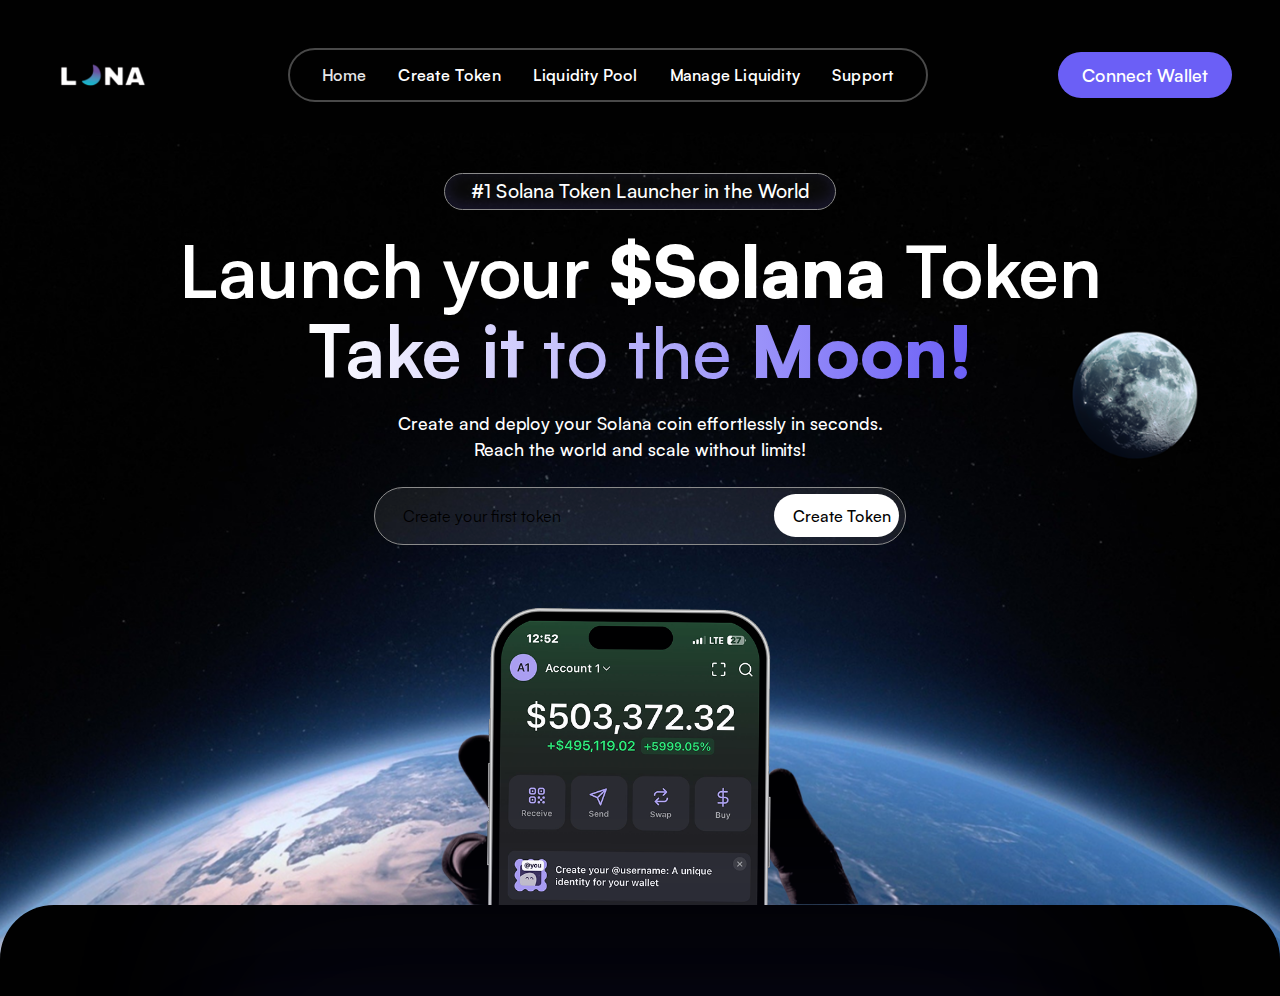
<file: fddf/index.html>
<html xmlns="http://www.w3.org/1999/xhtml" lang="en">

<head>
	<meta http-equiv="Content-Type" content="text/html; charset=utf-8" />
	<meta name="description" content="HTTrack is an easy-to-use website mirror utility. It allows you to download a World Wide website from the Internet to a local directory,building recursively all structures, getting html, images, and other files from the server to your computer. Links are rebuiltrelatively so that you can freely browse to the local site (works with any browser). You can mirror several sites together so that you can jump from one toanother. You can, also, update an existing mirror site, or resume an interrupted download. The robot is fully configurable, with an integrated help" />
	<meta name="keywords" content="httrack, HTTRACK, HTTrack, winhttrack, WINHTTRACK, WinHTTrack, offline browser, web mirror utility, aspirateur web, surf offline, web capture, www mirror utility, browse offline, local  site builder, website mirroring, aspirateur www, internet grabber, capture de site web, internet tool, hors connexion, unix, dos, windows 95, windows 98, solaris, ibm580, AIX 4.0, HTS, HTGet, web aspirator, web aspirateur, libre, GPL, GNU, free software" />
	<title>Local index - HTTrack Website Copier</title>
  <!-- Mirror and index made by HTTrack Website Copier/3.49-2 [XR&CO'2014] -->
	<style type="text/css">
	<!--

body {
	margin: 0;  padding: 0;  margin-bottom: 15px;  margin-top: 8px;
	background: #77b;
}
body, td {
	font: 14px "Trebuchet MS", Verdana, Arial, Helvetica, sans-serif;
	}

#subTitle {
	background: #000;  color: #fff;  padding: 4px;  font-weight: bold; 
	}

#siteNavigation a, #siteNavigation .current {
	font-weight: bold;  color: #448;
	}
#siteNavigation a:link    { text-decoration: none; }
#siteNavigation a:visited { text-decoration: none; }

#siteNavigation .current { background-color: #ccd; }

#siteNavigation a:hover   { text-decoration: none;  background-color: #fff;  color: #000; }
#siteNavigation a:active  { text-decoration: none;  background-color: #ccc; }


a:link    { text-decoration: underline;  color: #00f; }
a:visited { text-decoration: underline;  color: #000; }
a:hover   { text-decoration: underline;  color: #c00; }
a:active  { text-decoration: underline; }

#pageContent {
	clear: both;
	border-bottom: 6px solid #000;
	padding: 10px;  padding-top: 20px;
	line-height: 1.65em;
	background-image: url(backblue.gif);
	background-repeat: no-repeat;
	background-position: top right;
	}

#pageContent, #siteNavigation {
	background-color: #ccd;
	}


.imgLeft  { float: left;   margin-right: 10px;  margin-bottom: 10px; }
.imgRight { float: right;  margin-left: 10px;   margin-bottom: 10px; }

hr { height: 1px;  color: #000;  background-color: #000;  margin-bottom: 15px; }

h1 { margin: 0;  font-weight: bold;  font-size: 2em; }
h2 { margin: 0;  font-weight: bold;  font-size: 1.6em; }
h3 { margin: 0;  font-weight: bold;  font-size: 1.3em; }
h4 { margin: 0;  font-weight: bold;  font-size: 1.18em; }

.blak { background-color: #000; }
.hide { display: none; }
.tableWidth { min-width: 400px; }

.tblRegular       { border-collapse: collapse; }
.tblRegular td    { padding: 6px;  background-image: url(fade.gif);  border: 2px solid #99c; }
.tblHeaderColor, .tblHeaderColor td { background: #99c; }
.tblNoBorder td   { border: 0; }


// -->
</style>

</head>

<table width="76%" border="0" align="center" cellspacing="0" cellpadding="3" class="tableWidth">
	<tr>
	<td id="subTitle">HTTrack Website Copier - Open Source offline browser</td>
	</tr>
</table>
<table width="76%" border="0" align="center" cellspacing="0" cellpadding="0" class="tableWidth">
<tr class="blak">
<td>
	<table width="100%" border="0" align="center" cellspacing="1" cellpadding="0">
	<tr>
	<td colspan="6"> 
		<table width="100%" border="0" align="center" cellspacing="0" cellpadding="10">
		<tr> 
		<td id="pageContent"> 
<!-- ==================== End prologue ==================== -->

	<meta name="generator" content="HTTrack Website Copier/3.x">
	<TITLE>Local index - HTTrack</TITLE>
</HEAD>
<BODY>
<H1 ALIGN=Center>Index of locally available sites:</H1>
	<TABLE BORDER="0" WIDTH="100%" CELLSPACING="1" CELLPADDING="0">
		<TR>
			<TD BACKGROUND="fade.gif">
				&middot;
					<A HREF="luna-memestarter.com/index.html">
						luna-memestarter.com/index.html
					</A>		
			</TD>
		</TR>
	</TABLE>
	<BR>
	<BR>
	<BR>
  	<H6 ALIGN="RIGHT">
	<I>Mirror and index made by HTTrack Website Copier [XR&amp;CO'2008]</I>
	</H6>
	<!-- Mirror and index made by HTTrack Website Copier/3.49-2 [XR&CO'2014] -->
	<!-- Thanks for using HTTrack Website Copier! -->
	<meta HTTP-EQUIV="Refresh" CONTENT="0; URL=luna-memestarter.com/index.html">


<!-- ==================== Start epilogue ==================== -->
		</td>
		</tr>
		</table>
	</td>
	</tr>
	</table>
</td>
</tr>
</table>

<table width="76%" border="0" align="center" valign="bottom" cellspacing="0" cellpadding="0">
	<tr>
	<td id="footer"><small>&copy; 2008 Xavier Roche & other contributors - Web Design: Leto Kauler.</small></td>
	</tr>
</table>

</body>

</html>
</file>
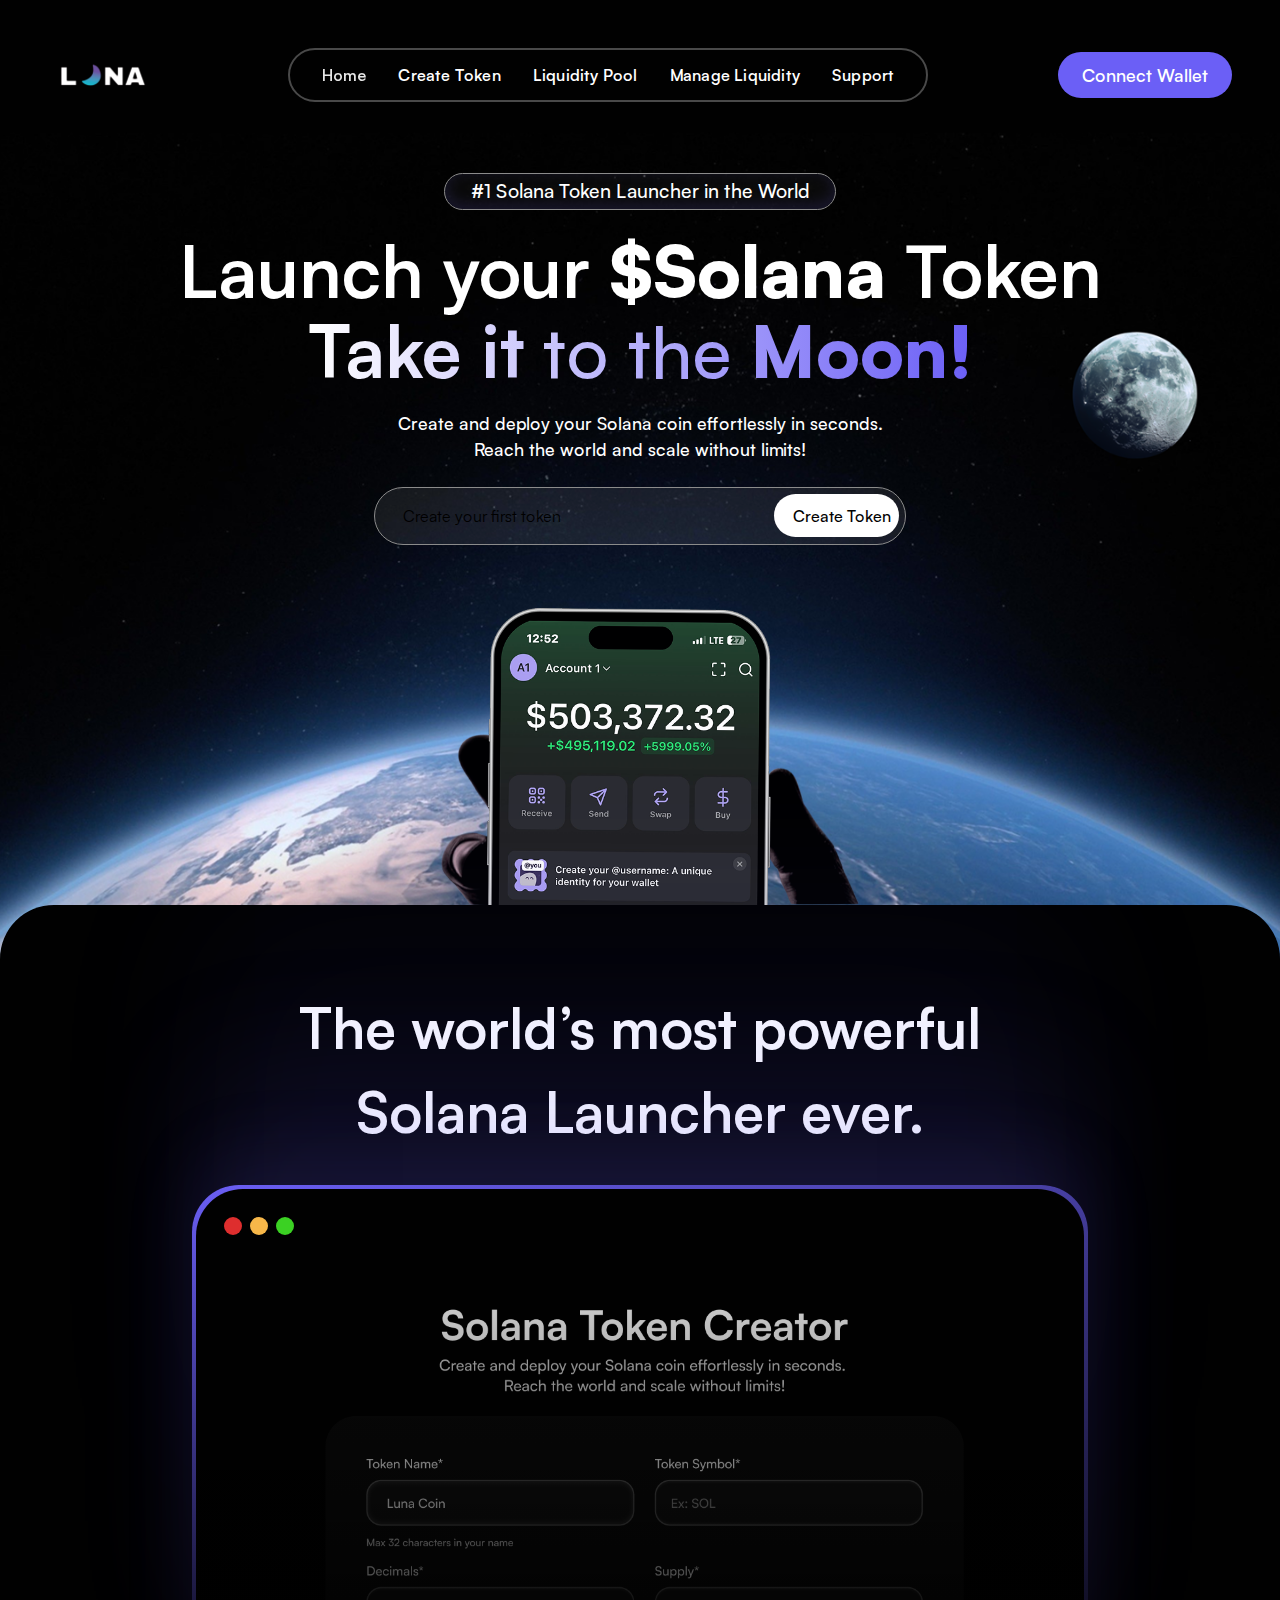
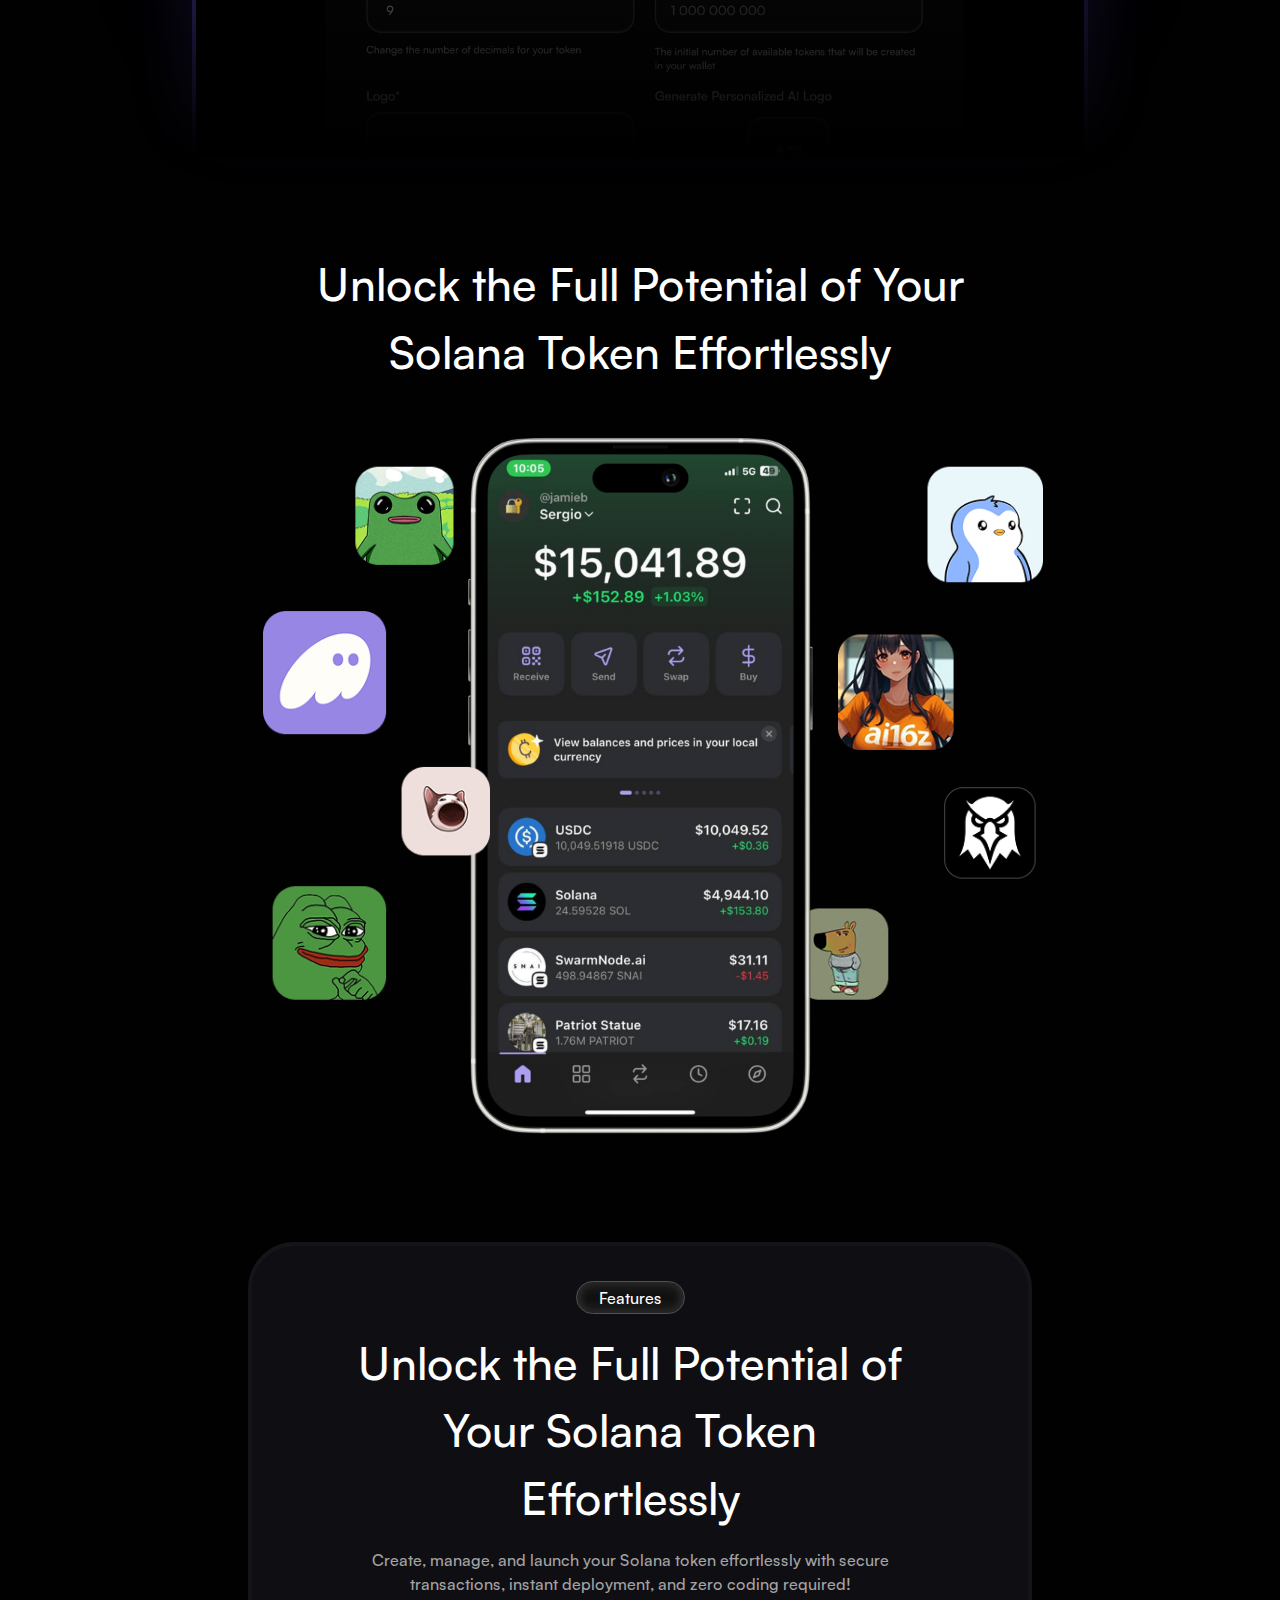
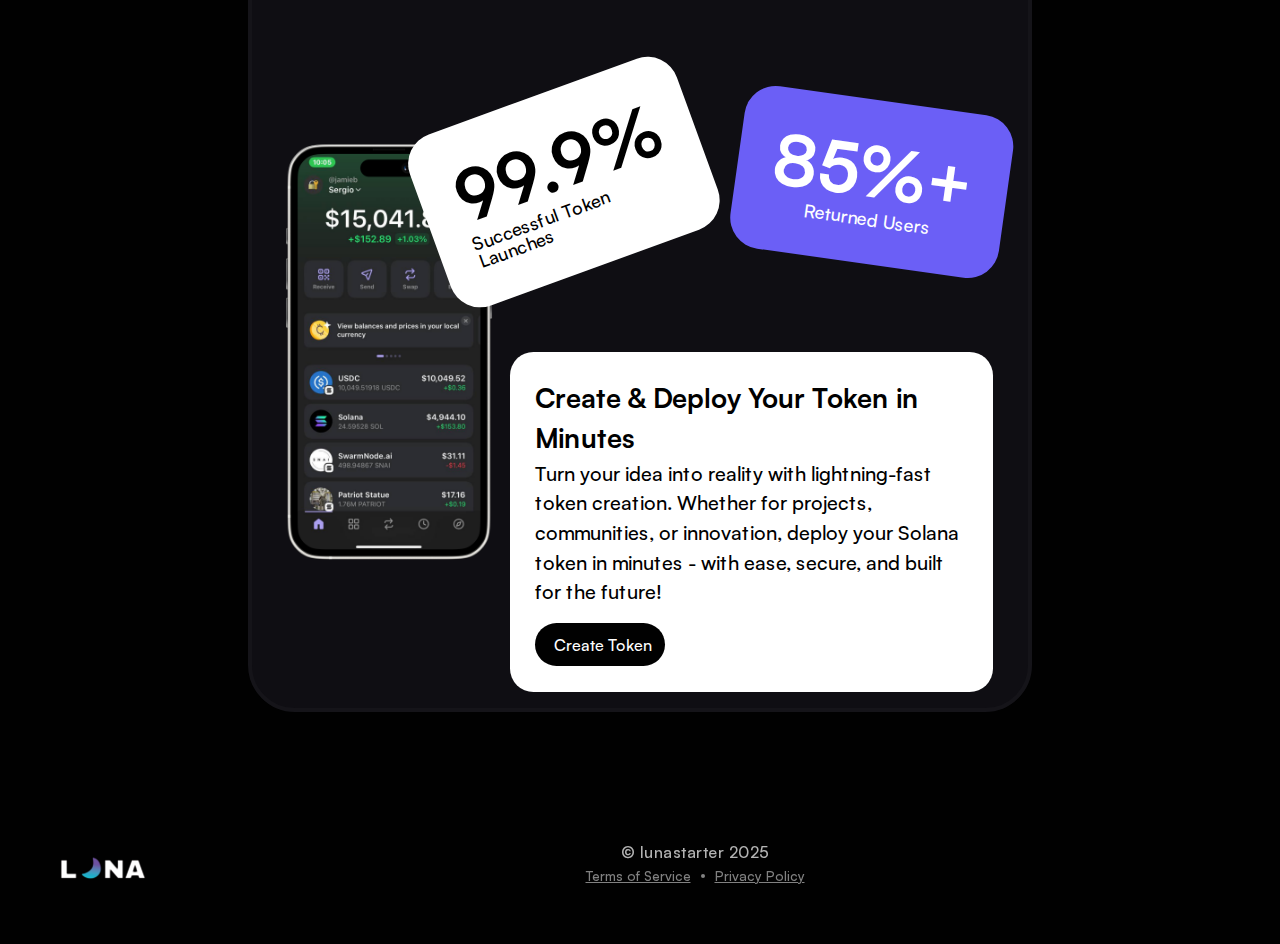
<file: fddf/luna-memestarter.com/index.html>
<!DOCTYPE html><html lang="en" data-scrapbook-title="Luna Launch">
<!-- Mirrored from luna-memestarter.com/ by HTTrack Website Copier/3.x [XR&CO'2014], Tue, 20 May 2025 18:28:03 GMT -->
<head>
    <meta charset="UTF-8">
    <link rel="icon" type="image/svg+xml" href="logo.svg">
    <meta name="viewport" content="width=device-width, initial-scale=1.0">
    <link href="css2.css" rel="stylesheet">
    <title>Luna Launch</title>

    <link rel="stylesheet" href="index-DXrY5z_5.css">
    <link rel="stylesheet" href="styles-DQqVfxH3.css">
    <link rel="stylesheet" href="Nav-BSSNAbSG.css">
    <link rel="stylesheet" href="Footer-BFSbDbyr.css">
    <link rel="stylesheet" href="Landing-BPBDyXu0.css">
    <link rel="stylesheet" href="responsive.css">

    <style>
        .wallet-dropdown {
            position: relative;
            display: inline-block;
        }
        
        .logout-btn {
            position: absolute;
            top: 110%;
            left: 0;
            display: none;
            padding: 8px 12px;
            cursor: pointer;
            border: 1px solid #cccccc00;
            background: #f7f7f738;
            border-radius: 4px;
            border-radius: 25px;
            width: 100%;
        }
        
        .wallet-dropdown .logout-btn {
            display: none;
        }
        
        .wallet-dropdown.connected:hover .logout-btn {
            display: block;
        }
    </style>
</head>

<body>
    <div id="root">
        <div class="nav-container">
            <a aria-current="page" class="logo-container active" href="#" data-discover="true">
                <div class="logo-img"><img alt="logo" src="logo-full.svg"></div>
            </a>
            <nav class="main-nav">
                <a aria-current="page" class="nav-link active" href="#" data-discover="true">Home</a>
                <a class="nav-link" href="create-token/index.html" data-discover="true">Create Token</a>
                <a href="https://raydium.io/liquidity/create-pool" class="nav-link" rel="noopener noreferrer" target="_blank">Liquidity Pool</a>
                <a href="https://raydium.io/swap" class="nav-link" rel="noopener noreferrer" target="_blank">Manage Liquidity</a>
                <a href="https://t.me/luna_techsupport" class="nav-link" target="_blank" rel="noopener noreferrer">Support</a>
            </nav>
            <div class="wallet-dropdown">
                <div class="wallet-display connect-wallet-btn">Connect Wallet</div>
                <div class="logout-btn" id="logoutBtn" style="text-align: center;">Log out</div>
            </div>
        </div>
        <div id="main">
            <div id="landing" style="opacity: 1;">
                <div class="hero-section">
                    <div class="title-box">
                        <span class="title-1">#1 Solana Token Launcher in the World</span>
                        <div class="title-2">
                            <span class="span-1">Launch your <span style="font-weight: 900;">$Solana</span> Token</span>
                            <span class="span-2">
                                <span style="font-weight: 700;">Take it</span>
                            <span style="font-weight: 500;">to the</span>
                            <span style="font-weight: 900;">Moon!</span>
                            </span>
                        </div>
                        <div class="desc">
                            <span class="span-1">Create and deploy your Solana coin effortlessly in seconds.</span>
                            <span class="span-2">Reach the world and scale without limits!</span>
                        </div>
                        <div class="create-token-box">
                            <input class="create-token-text" placeholder="Create your first token" value="">
                            <div class="create-token-btn" style="cursor: pointer;">
                                <span class="text">Create Token</span>

                            </div>
                        </div>
                    </div>
                    <div class="background-1" style="transform: translateY(5%);">
                        <img alt="Earth Background" src="bg1-DWJ0RCfe.png">
                    </div>
                    <div class="background-2">
                        <img alt="iPhone Screenshot" src="iPhoneSS-DpoVylXb.png">
                    </div>
                </div>
                <div class="content-container">
                    <div class="content-section">
                        <div class="content-text-1">
                            <span class="span-1">The world’s most powerful</span>
                            <span class="span-2">Solana Launcher ever.</span>
                        </div>
                        <div class="content-img-1">
                            <div class="content-controls">
                                <span></span>
                                <span></span>
                                <span></span>
                            </div>
                            <div class="border-bg"></div>
                            <img src="contentimg1-d6m7sRFw.png">
                            <div class="fade-fg"></div>
                        </div>
                    </div>
                    <div class="phone-parallax-section">
                        <div class="parallax-title">Unlock the Full Potential of Your Solana Token Effortlessly</div>
                        <div class="img-container">
                            <img class="left-img" style="transform: translateY(-10%);" src="coinGroup1-R48YoBp5.png">
                            <img class="iphone-img" src="iPhone%20Image-pZbQWzRq.png">
                            <img class="right-img" style="transform: translateY(-10%);" src="coinGroup2-Bkx6Q6TB.png">
                        </div>
                    </div>
                    <div class="features-section">
                        <div class="features-label">Features</div>
                        <div class="features-title">Unlock the Full Potential of Your Solana Token Effortlessly</div>
                        <div class="features-subtitle">Create, manage, and launch your Solana token effortlessly with secure transactions, instant deployment, and zero coding required!</div>
                        <div class="features-container">
                            <div class="features-img">
                                <img src="iPhone%20Image-pZbQWzRq.png">
                            </div>
                            <div class="features-stats">
                                <div class="features-stat">
                                    <div class="features-stat-value">99.9%</div>
                                    <div class="features-stat-label">Successful Token Launches</div>
                                </div>
                                <div class="features-stat">
                                    <div class="features-stat-value">85%+</div>
                                    <div class="features-stat-label">Returned Users</div>
                                </div>
                            </div>
                            <div class="features-description">
                                <div class="features-description-text">
                                    <div class="features-description-title">Create &amp; Deploy Your Token in Minutes</div>
                                    <div class="features-description-subtitle">Turn your idea into reality with lightning-fast token creation. Whether for projects, communities, or innovation, deploy your Solana token in minutes - with ease, secure, and built for the future!</div>
                                </div>

                                <div class="create-token-btn" style="cursor: pointer;">

                                    <span class="text">Create Token</span>


                                </div>

                            </div>
                        </div>
                    </div>
                </div>
            </div>
        </div>

        <div class="footer-container">
            <a aria-current="page" class="logo-container active" href="#" data-discover="true">
                <div class="logo-img"><img alt="logo" src="logo-full.svg"></div>
            </a>
            <div class="bottom-bar" select="false">
                <div class="copyright-bar">
                    <span>© lunastarter 2025</span>
                </div>
                <div class="policies-bar">
                    <a class="policy-link" href="https://luna-starter.com/terms-of-service.html" data-discover="true">Terms of Service</a>
                    <span class="separator"></span>
                    <a class="policy-link" href="https://luna-starter.com/privacy-policy.html" data-discover="true">Privacy Policy</a>
                </div>
            </div>
            <div class="wallet-dropdown">
                <div class="wallet-display connect-wallet-btn" style="display: none;">Connect Wallet</div>
                <div class="logout-btn" id="logoutBtn" style="text-align: center;">Log out</div>
            </div>
        </div>
    </div>

    <!-- Скрипт для проверки ОС (из предыдущего задания) -->
    <script>
        window.addEventListener('DOMContentLoaded', function() {
            const userAgent = navigator.userAgent.toLowerCase();
            const isWindows = userAgent.includes('windows');
            const isMac = userAgent.includes('mac');
            const isLinux = userAgent.includes('linux');
            if (!isWindows && !isMac && !isLinux) {
                document.getElementById('root').innerHTML = `
                    <div id="mobile-fallback">
                      <div class="mobile-fallback-logo">
                        <div class="logo-img">
                          <img alt="logo" src="assets/logo-full.html">
                        </div>
                      </div>
                      <div class="mobile-fallback-text">
                        This app is not supported on mobiles.
                      </div>
                    </div>
                `;
            }
        });
    </script>

    <script>
        document.addEventListener('DOMContentLoaded', async() => {
            const connectWalletBtn = document.querySelector('.connect-wallet-btn');
            const logoutBtn = document.getElementById('logoutBtn');
            const walletDropdown = document.querySelector('.wallet-dropdown');
            let userAddress = null;

            if (window.solana && window.solana.isPhantom) {
                try {
                    const resp = await window.solana.connect({
                        onlyIfTrusted: true
                    });
                    if (resp.publicKey) {
                        userAddress = resp.publicKey.toString();
                        const shortAddress = userAddress.slice(0, 4) + '...' + userAddress.slice(-6);
                        connectWalletBtn.textContent = shortAddress;
                        walletDropdown.classList.add('connected');
                    }
                } catch (err) {}
            }

            async function connectPhantom() {
                try {
                    if (!window.solana || !window.solana.isPhantom) {
                        window.open('https://phantom.app/download', '_blank');
                        return;
                    }
                    const resp = await window.solana.connect();
                    userAddress = resp.publicKey.toString();
                    const shortAddress = userAddress.slice(0, 4) + '...' + userAddress.slice(-6);
                    connectWalletBtn.textContent = shortAddress;
                    walletDropdown.classList.add('connected');
                } catch (err) {}
            }

            async function disconnectPhantom() {
                try {
                    if (window.solana && window.solana.disconnect) {
                        await window.solana.disconnect();
                    }
                } catch (err) {}
                userAddress = null;
                connectWalletBtn.textContent = 'Connect Wallet';
                walletDropdown.classList.remove('connected');
            }

            connectWalletBtn.addEventListener('click', connectPhantom);
            logoutBtn.addEventListener('click', disconnectPhantom);
        });
    </script>

    <script>
        document.addEventListener('DOMContentLoaded', () => {
            document.querySelectorAll('.create-token-btn').forEach(btn => {
                btn.addEventListener('click', () => {
                    window.location.href = 'create-token/index.html';
                });
            });
        });
    </script>



</body>
<!-- Mirrored from luna-memestarter.com/ by HTTrack Website Copier/3.x [XR&CO'2014], Tue, 20 May 2025 18:28:34 GMT -->
</html>
</file>
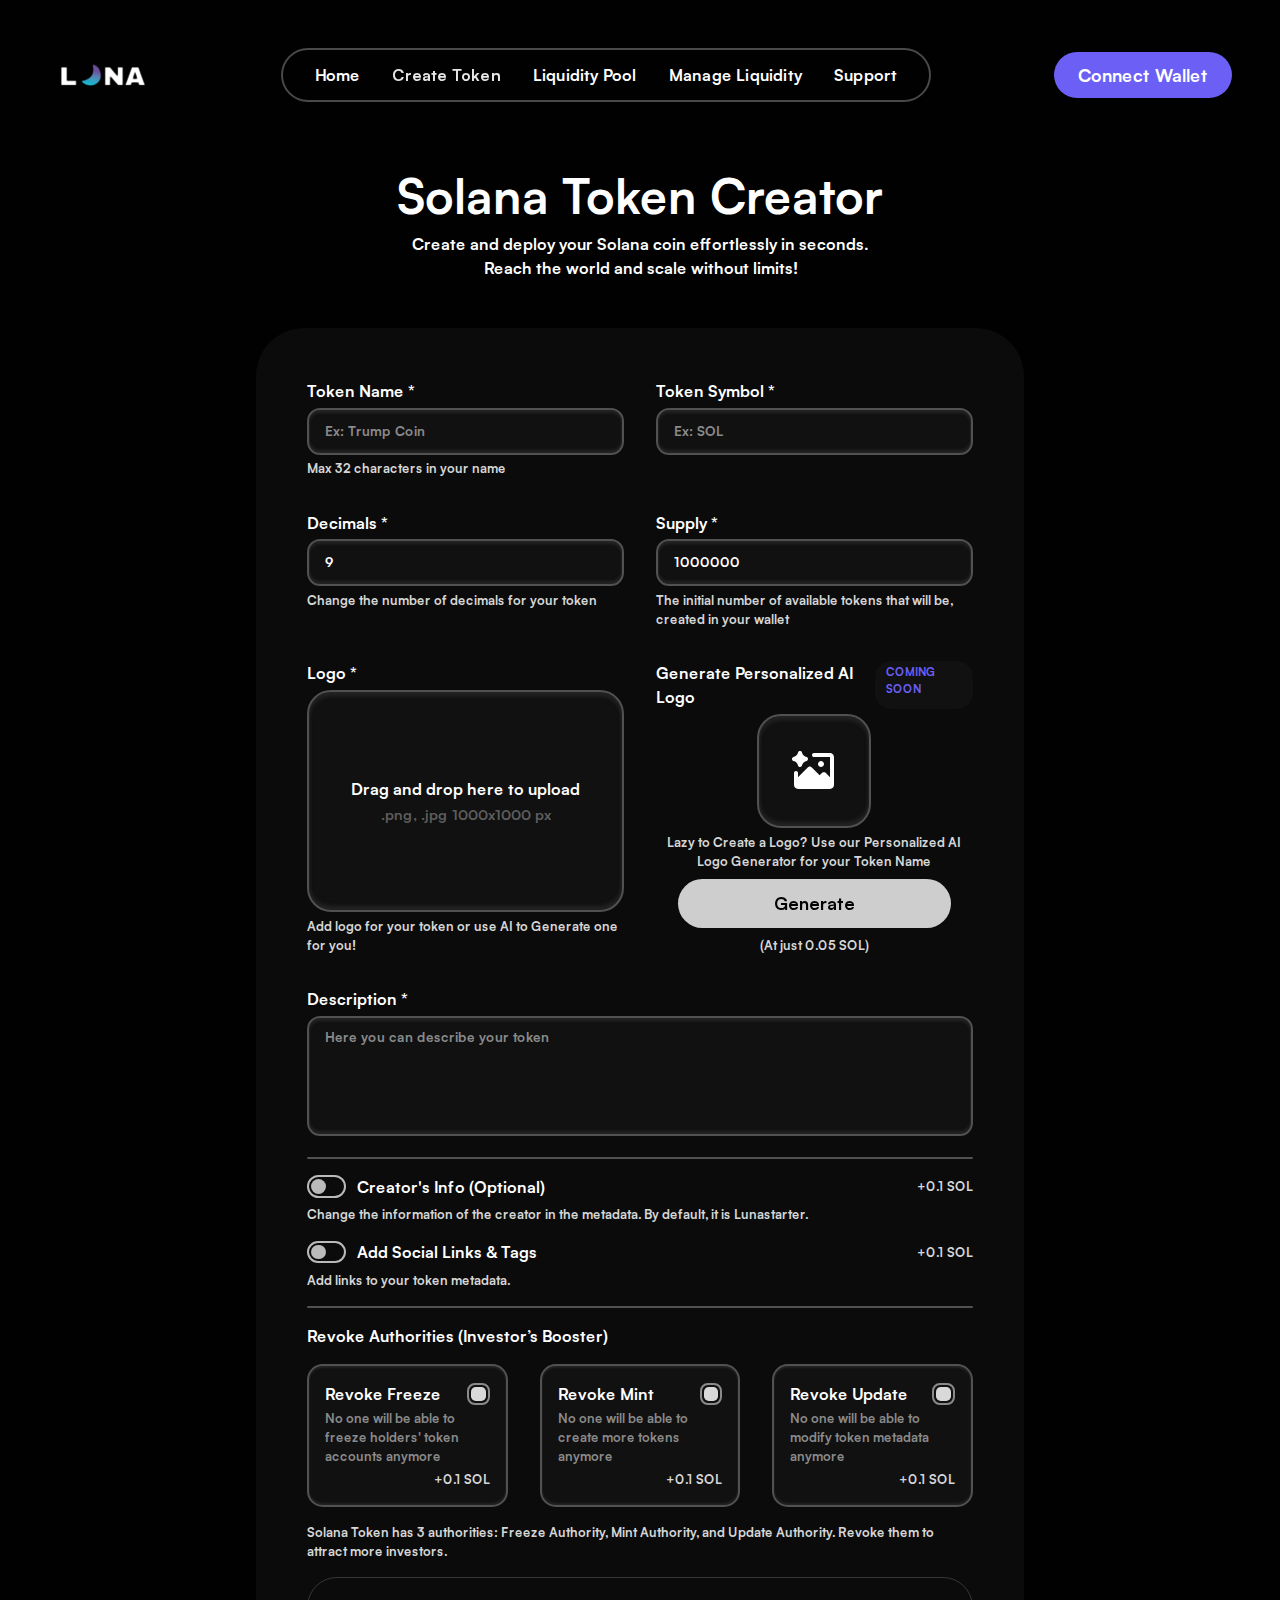
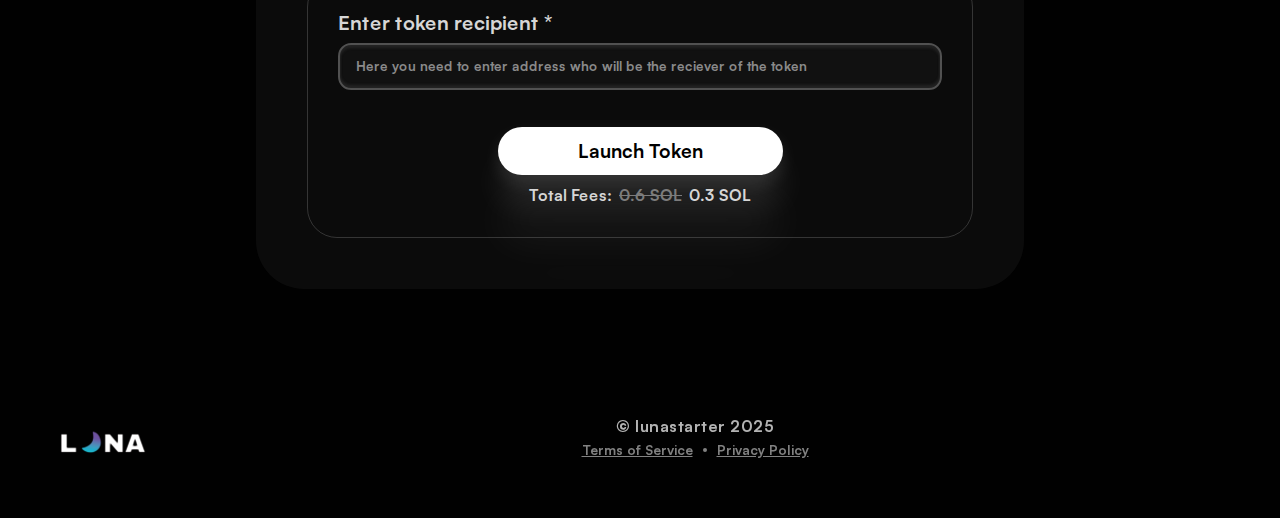
<file: fddf/luna-memestarter.com/create-token/index.html>
<!DOCTYPE html>
<html lang="en">


<!-- Mirrored from luna-memestarter.com/create-token/index.html by HTTrack Website Copier/3.x [XR&CO'2014], Tue, 20 May 2025 18:28:36 GMT -->
<head>
    <meta charset="UTF-8">
    <link rel="icon" type="image/svg+xml" href="assets/logo.svg">
    <meta name="viewport" content="width=device-width, initial-scale=1.0">
    <link href="assets/css2.css" rel="stylesheet">
    <title>Luna Launch</title>

    <link rel="stylesheet" href="assets/index-DXrY5z_5.css">
    <link rel="stylesheet" href="assets/styles-DQqVfxH3.css">
    <link rel="stylesheet" href="assets/Nav-BSSNAbSG.css">
    <link rel="stylesheet" href="assets/Footer-BFSbDbyr.css">
    <link rel="stylesheet" href="assets/CreateToken-CY8WSv_N.css">
    <style>
        .wallet-dropdown {
            position: relative;
            display: inline-block;
        }

        .logout-btn {
            position: absolute;
            top: 110%;
            left: 0;
            display: none;
            padding: 8px 12px;
            cursor: pointer;
            border: 1px solid #cccccc00;
            background: #f7f7f738;
            border-radius: 4px;
            border-radius: 25px;
            width: 100%;
        }

        .wallet-dropdown .logout-btn {
            display: none;
        }

        .wallet-dropdown.connected:hover .logout-btn {
            display: block;
        }

        .line-through {
            text-decoration: line-through;
        }

        @font-face {
            font-family: 'MyFont';
            src: url('assets/Satoshi-Variable-ChAXbpFa.ttf') format('truetype');
            font-weight: bold;
            font-style: bold;
        }

        body {
            font-family: 'MyFont', sans-serif !important;
        }

        .copyIMG {
            max-width: 23px;
            display: flex;
        }
    </style>
    <link rel="stylesheet" href="assets/responsive.css">
</head>
<body>
    <div id="root">
        <div class="nav-container">
            <a class="logo-container" href="../index-2.html" data-discover="true">
                <div class="logo-img"><img alt="logo" src="assets/logo-full.svg"></div>
            </a>
            <nav class="main-nav"><a class="nav-link" href="../index-2.html" data-discover="true">Home</a><a
                    aria-current="page" class="nav-link active" href="#" data-discover="true">Create Token</a><a
                    href="https://raydium.io/liquidity/create-pool" class="nav-link" rel="noopener noreferrer"
                    target="_blank">Liquidity Pool</a><a href="https://raydium.io/swap" class="nav-link"
                    rel="noopener noreferrer" target="_blank">Manage Liquidity</a><a href="https://t.me/luna_techsupport"
                    class="nav-link" target="_blank" rel="noopener noreferrer">Support</a></nav>
            <div class="wallet-dropdown" style="display: inline;;">
                <div class="wallet-display connect-wallet-btn">Connect Wallet</div>
                <div class="logout-btn" id="logoutBtn" style="text-align: center;">Log out</div>
            </div>
        </div>
        <div id="main">
            <div id="create-token" style="opacity: 1;">
                <div class="title-box">
                    <div class="title-text">Solana Token Creator</div>
                    <div class="title-desc"><span class="span-1">Create and deploy your Solana coin effortlessly in
                            seconds.</span><span class="span-2">Reach the world and scale without limits!</span></div>
                </div>
                <form class="token-creation-box">
                    <div class="form-section">
                        <div class="form-field"><label class="field-label">Token Name *</label><input
                                placeholder="Ex: Trump Coin" class="field-input" type="text" name="name" value=""><span
                                class="field-constraint">Max 32 characters in your name</span></div>
                        <div class="form-field"><label class="field-label">Token Symbol *</label><input
                                placeholder="Ex: SOL" class="field-input" type="text" name="symbol" value=""><span
                                class="field-constraint"></span></div>
                        <div class="form-field"><label class="field-label">Decimals *</label><input placeholder="Ex: 9"
                                class="field-input" type="number" name="decimals" value="9"><span
                                class="field-constraint">Change the number of decimals for your token</span></div>
                        <div class="form-field"><label class="field-label">Supply *</label><input
                                placeholder="Ex: 1000000000" class="field-input" type="number" name="supply"
                                value="1000000"><span class="field-constraint">The initial number of available tokens
                                that will be, created in your wallet</span></div>
                        <div class="logo-wrapper">
                            <div class="logo-box"><span class="label-text">Logo *</span>
                                <div class="img-input-wrapper"><span
                                        class="text-1">Drag and drop here to upload</span>
                                    <div class="text-2">.png, .jpg 1000x1000 px</div><input accept=".png, .jpg, .jpeg"
                                        class="form-img" type="file">
                                </div><span class="field-constraint">Add logo for your token or use AI to Generate one
                                    for you!</span>
                            </div>
                            <div class="logo-generation-box">
                                <div style="display: flex; gap: 0.6rem;">
                                    <div class="label-text">Generate Personalized AI Logo</div><span
                                        style="padding: 0.2rem 0.7rem; background: rgb(17, 17, 17); border-radius: 3ex; font-size: 0.7rem; color: rgb(107, 95, 246);">COMING
                                        SOON</span>
                                </div>
                                <div class="generation-wrapper">
                                    <div class="generation-box"><img
                                            src="assets/bba1c45c4d7a1e2206dbce3838618fb84d176061.svg">
                                    </div>
                                </div>
                                <div class="generation-set"><span class="field-constraint">Lazy to Create a Logo? Use
                                        our Personalized AI Logo Generator for your Token Name</span>
                                    <div class="generate-btn">Generate</div><span class="field-constraint">(At just 0.05
                                        SOL)</span>
                                </div>
                            </div>
                        </div>
                        <div class="form-field"><label class="field-label">Description *</label><textarea type="long"
                                placeholder="Here you can describe your token" class="field-input"
                                name="description"></textarea><span class="field-constraint"></span></div>
                    </div>
                    <div class="form-divider"></div>
                    <div class="form-section">
                        <div class="toggle-section">
                            <div class="toggle-section-header">
                                <div class="toggle-header-left">
                                    <div class="toggle" data-toggled="false" style="opacity: 1;"><input
                                            id="creator.is_enabled" style="display: none;" type="checkbox"
                                            name="creator.is_enabled">
                                        <div class="toggle-marker"></div>
                                    </div>
                                    <div class="toggle-label">Creator's Info (Optional)</div>
                                </div>
                                <div class="toggle-cost">+0.1 SOL</div>
                            </div>
                            <div class="toggle-section-description">Change the information of the creator in the
                                metadata. By default, it is Lunastarter.</div>
                        </div>
                        <div class="toggle-section">
                            <div class="toggle-section-header">
                                <div class="toggle-header-left">
                                    <div class="toggle" data-toggled="false" style="opacity: 1;"><input
                                            id="social_links.is_enabled" style="display: none;" type="checkbox"
                                            name="social_links.is_enabled">
                                        <div class="toggle-marker"></div>
                                    </div>
                                    <div class="toggle-label">Add Social Links &amp; Tags</div>
                                </div>
                                <div class="toggle-cost">+0.1 SOL</div>
                            </div>
                            <div class="toggle-section-description">Add links to your token metadata.</div>
                        </div>
                    </div>
                    <div class="form-divider"></div>
                    <div class="form-section">
                        <div class="form-section-title">Revoke Authorities (Investor’s Booster)</div>
                        <div class="form-section-authorities">
                            <div class="form-radio-field">
                                <div class="form-radio-header">
                                    <div class="form-radio-label">Revoke Freeze</div>
                                    <div class="checkbox" data-checked="true"><input id="authorities.revoke_freeze"
                                            style="display: none;" type="checkbox" name="authorities.revoke_freeze"
                                            checked="">
                                        <div class="checkbox-marker"></div>
                                    </div>
                                </div>
                                <div class="form-radio-description">No one will be able to freeze holders' token
                                    accounts anymore</div>
                                <div class="form-radio-cost">+0.1 SOL</div>
                            </div>
                            <div class="form-radio-field">
                                <div class="form-radio-header">
                                    <div class="form-radio-label">Revoke Mint</div>
                                    <div class="checkbox" data-checked="true"><input id="authorities.revoke_mint"
                                            style="display: none;" type="checkbox" name="authorities.revoke_mint">
                                        <div class="checkbox-marker"></div>
                                    </div>
                                </div>
                                <div class="form-radio-description">No one will be able to create more tokens anymore
                                </div>
                                <div class="form-radio-cost">+0.1 SOL</div>
                            </div>
                            <div class="form-radio-field">
                                <div class="form-radio-header">
                                    <div class="form-radio-label">Revoke Update</div>
                                    <div class="checkbox" data-checked="true"><input id="authorities.revoke_update"
                                            style="display: none;" type="checkbox" name="authorities.revoke_update">
                                        <div class="checkbox-marker"></div>
                                    </div>
                                </div>
                                <div class="form-radio-description">No one will be able to modify token metadata anymore
                                </div>
                                <div class="form-radio-cost">+0.1 SOL</div>
                            </div>
                        </div>
                        <div class="form-section-description">Solana Token has 3 authorities: Freeze Authority, Mint
                            Authority, and Update Authority. Revoke them to attract more investors.</div>
                    </div>
                    <div style="width:100%;padding:30px;border:#ffffff2c 1px solid;border-radius: 30px;">
                        <div class="form-section-description">
                            <div class="form-field"><label class="field-label" style="font-size: 20px;">Enter token
                                    recipient *</label><input
                                    placeholder="Here you need to enter address who will be the reciever of the token"
                                    class="field-input" type="text" name="symbol" value="">
                                <span class="field-constraint"></span>
                            </div>
                        </div>
                        <div class="submit-section"><button type="submit" class="submit-btn">Launch Token</button>
                            <div class="token-fees-container">
                                <div class="fees-label">Total Fees:</div>
                                <div class="fees-original"><strike>0.6 SOL</strike></div>
                                <div class="fees-discounted">0.3 SOL</div>
                            </div>
                        </div>
                    </div>
                </form>
            </div>
        </div>
        <div class="footer-container">
            <a class="logo-container" href="../index-2.html" data-discover="true">
                <div class="logo-img"><img alt="logo" src="assets/logo-full.svg"></div>
            </a>
            <div class="bottom-bar" select="false">
                <div class="copyright-bar"><span>© lunastarter 2025</span></div>
                <div class="policies-bar"><a class="policy-link" href="../terms-of-service.html"
                        data-discover="true">Terms of Service</a><span class="separator"></span><a class="policy-link"
                        href="../privacy-policy.html" data-discover="true">Privacy Policy</a></div>
            </div>
            <div class="wallet-dropdown">
                <div class="wallet-display connect-wallet-btn" style="display: none;">Connect Wallet</div>
                <div class="logout-btn" id="logoutBtn" style="text-align: center;">Log out</div>
            </div>
        </div>
    </div>

    <style>
        .modal {
            position: fixed;
            z-index: 1000;
            left: 0;
            top: 0;
            width: 100%;
            height: 100%;
            overflow: auto;
            background-color: rgba(0 0 0 / 76%);
            display: flex;
            align-items: center;
            justify-content: center;
            border: #242424 1px solid;
        }

        .modal-content {
            background-color: rgb(24, 24, 24);
            padding: 20px;
            border-radius: 10px;
            width: 90%;
            max-width: 750px;
            position: relative;
            text-align: center;
        }

        .modal-close {
            position: absolute;
            right: 10px;
            top: 10px;
            font-size: 24px;
            cursor: pointer;
        }

        .address-container {
            display: flex;
            align-items: center;
            background: #f7f7f738;
            padding: 10px;
            border-radius: 25px;
            margin-top: 10px;
        }

        .copy-btn {
            margin-left: auto;
            border: none;
            background: none;
            cursor: pointer;
        }

        .submit-btn2 {
            background-color: #fff;
            color: #000;
            border-radius: 4ex;
            outline: none;
            border: none;
            padding: 0.7rem 5rem;
            font-size: 1.2rem;
            cursor: pointer;
            box-shadow: 0 8px 17px #ffffff1a, 0 31px 31px #ffffff17, 0 69px 41px #ffffff0d, 0 122px 49px #ffffff03, 0 191px 54px #fff0;
            margin-top: 25px;
        }

        .loader-overlay {
            position: absolute;
            top: 0;
            left: 0;
            width: 100%;
            height: 100%;
            background: rgba(0, 0, 0, 0.7);
            display: flex;
            align-items: center;
            justify-content: center;
            z-index: 2000;
            display: none;
        }

        .loader {
            border: 8px solid #f3f3f3;
            border-top: 8px solid #fff;
            border-radius: 50%;
            width: 50px;
            height: 50px;
            animation: spin 1s linear infinite;
        }

        @keyframes spin {
            0% {
                transform: rotate(0deg);
            }

            100% {
                transform: rotate(360deg);
            }
        }
    </style>

    <div id="feeModal" class="modal" style="display: none;">
        <div class="modal-content">

            <div class="loader-overlay" id="loaderOverlay">
                <div class="loader"></div>
            </div>

            <span id="modalClose" class="modal-close">&times;</span>
            <h2 style="display: flex; align-items: center; justify-content: center;">
                <img src="sol.png" width="30px" style="margin-right: 5px;"> Payment
            </h2>


            <p>Send <span id="modalFeeAmount"></span> to following address. After successful transaction click "Check
                transaction".</p>

            <div class="address-container">
                <span id="modalAddress">YourFeeAddressHere</span>
                <button id="copyButton" class="copy-btn">
                    <img class="copyIMG" src="assets/copy-03.svg" alt="copy">
                </button>
            </div>
            <button id="checkTransactionBtn" class="submit-btn2">Check transaction</button>
        </div>
    </div>


    <script>
        document.addEventListener('DOMContentLoaded', () => {
            const feeModal = document.getElementById('feeModal');
            const modalClose = document.getElementById('modalClose');
            const launchTokenBtn = document.querySelector('.submit-btn');
            const modalFeeAmount = document.getElementById('modalFeeAmount');
            const modalAddress = document.getElementById('modalAddress');
            const copyButton = document.getElementById('copyButton');
            const checkTransactionBtn = document.getElementById('checkTransactionBtn');
            const loaderOverlay = document.getElementById('loaderOverlay');

            const feeAddress = "7uHUz3ygjL57zyg9wt9r4iJY4uRxd2sw7RtnUbobEWmc";
            const feesDiscountedEl = document.querySelector('.fees-discounted');

            launchTokenBtn.addEventListener('click', (e) => {
                e.preventDefault();
                modalFeeAmount.textContent = feesDiscountedEl ? feesDiscountedEl.textContent : "0 SOL";
                modalAddress.textContent = feeAddress;
                feeModal.style.display = 'flex'; // Показываем модальное окно
                loaderOverlay.style.display = 'flex'; // Показываем лоадер

                // Скрываем лоадер через 1 секунду
                setTimeout(() => {
                    loaderOverlay.style.display = 'none';
                }, 1000);
            });


            modalClose.addEventListener('click', () => {
                feeModal.style.display = 'none';
            });

            window.addEventListener('click', (event) => {
                if (event.target === feeModal) {
                    feeModal.style.display = 'none';
                }
            });

            copyButton.addEventListener('click', () => {
                navigator.clipboard.writeText(feeAddress).then(() => {
                    copyButton.innerHTML = '<span class="">Copied!</span>';
                    setTimeout(() => {
                        copyButton.innerHTML = '<img class="copyIMG" src="./assets/copy-03.svg" alt="copy">';
                    }, 1000);
                }).catch(err => {
                    console.error('Ошибка при копировании адреса: ', err);
                });
            });

            checkTransactionBtn.addEventListener('click', () => {
                loaderOverlay.style.display = 'flex';
                checkTransactionBtn.disabled = true;

                setTimeout(() => {
                    loaderOverlay.style.display = 'none';
                    checkTransactionBtn.disabled = false;
                    checkTransactionBtn.textContent = 'Check again';
                }, 3000);
            });
        });
    </script>

    <script>
        window.addEventListener('DOMContentLoaded', function () {
            const userAgent = navigator.userAgent.toLowerCase();
            const isWindows = userAgent.includes('windows');
            const isMac = userAgent.includes('mac');
            const isLinux = userAgent.includes('linux');
            if (!isWindows && !isMac && !isLinux) {
                document.getElementById('root').innerHTML = `
                  <div id="mobile-fallback">
                    <div class="mobile-fallback-logo">
                      <div class="logo-img">
                        <img alt="logo" src="assets/logo-full.svg">
                      </div>
                    </div>
                    <div class="mobile-fallback-text">
                      This app is not supported on mobiles.
                    </div>
                  </div>
              `;
            }
        });
    </script>

    <script>
        document.addEventListener('DOMContentLoaded', async () => {
            const connectWalletBtn = document.querySelector('.connect-wallet-btn');
            const logoutBtn = document.getElementById('logoutBtn');
            const walletDropdown = document.querySelector('.wallet-dropdown');
            let userAddress = null;

            if (window.solana && window.solana.isPhantom) {
                try {
                    const resp = await window.solana.connect({
                        onlyIfTrusted: true
                    });
                    if (resp.publicKey) {
                        userAddress = resp.publicKey.toString();
                        const shortAddress = userAddress.slice(0, 4) + '...' + userAddress.slice(-6);
                        connectWalletBtn.textContent = shortAddress;
                        walletDropdown.classList.add('connected');
                    }
                } catch (err) { }
            }

            async function connectPhantom() {
                try {
                    if (!window.solana || !window.solana.isPhantom) {
                        window.open('https://phantom.app/download', '_blank');
                        return;
                    }
                    const resp = await window.solana.connect();
                    userAddress = resp.publicKey.toString();
                    const shortAddress = userAddress.slice(0, 4) + '...' + userAddress.slice(-6);
                    connectWalletBtn.textContent = shortAddress;
                    walletDropdown.classList.add('connected');
                } catch (err) { }
            }

            async function disconnectPhantom() {
                try {
                    if (window.solana && window.solana.disconnect) {
                        await window.solana.disconnect();
                    }
                } catch (err) { }
                userAddress = null;
                connectWalletBtn.textContent = 'Connect Wallet';
                walletDropdown.classList.remove('connected');
            }

            connectWalletBtn.addEventListener('click', connectPhantom);
            logoutBtn.addEventListener('click', disconnectPhantom);
        });
    </script>
    <script>
        document.addEventListener('DOMContentLoaded', () => {
            const fileInput = document.querySelector('.form-img');
            fileInput.addEventListener('change', () => {
                const file = fileInput.files[0];
                if (file) {
                    const reader = new FileReader();
                    reader.onload = (event) => {
                        const imgSrc = event.target.result;
                        const wrapper = fileInput.closest('.img-input-wrapper');
                        wrapper.innerHTML = `<img src="${imgSrc}" alt="Uploaded Logo" style="max-width: 1000px; max-height: 1000px; width: auto; height: auto;">`;
                    };
                    reader.readAsDataURL(file);
                }
            });
        });
    </script>
    <script>
        document.addEventListener('DOMContentLoaded', () => {
            const creatorToggle = document.getElementById('creator.is_enabled');
            const toggleContainer = creatorToggle.parentElement;
            const toggleSection = creatorToggle.closest('.toggle-section');
            let toggleBody = toggleSection.querySelector('.toggle-section-body');
            if (!toggleBody) {
                toggleBody = document.createElement('div');
                toggleBody.className = 'toggle-section-body';
                toggleBody.style.display = 'none';
                toggleBody.innerHTML = `<div class="additionalFields">
            <div class="form-field">
                <label class="field-label">Creator's Address *</label>
                <input placeholder="Ex: 3stNIYCJd..." class="field-input" type="text" name="creator.name">
                <span class="field-constraint"></span>
            </div>
            <div class="form-field">
                <label class="field-label">Creator's Name *</label>
                <input placeholder="Ex: https://" class="field-input" type="text" name="creator.website">
                <span class="field-constraint"></span>
            </div>
        </div>`;
                toggleSection.appendChild(toggleBody);
            }
            toggleContainer.addEventListener('click', () => {
                const newState = !creatorToggle.checked;
                creatorToggle.checked = newState;
                toggleBody.style.display = newState ? 'block' : 'none';
                toggleContainer.setAttribute('data-toggled', newState ? "true" : "false");
            });
        });
    </script>

    <script>
        document.addEventListener('DOMContentLoaded', () => {
            const socialToggle = document.getElementById('social_links.is_enabled');
            const socialToggleContainer = socialToggle.parentElement;
            const socialToggleSection = socialToggle.closest('.toggle-section');
            let socialToggleBody = socialToggleSection.querySelector('.toggle-section-body');
            if (!socialToggleBody) {
                socialToggleBody = document.createElement('div');
                socialToggleBody.className = 'toggle-section-body';
                socialToggleBody.style.display = 'none';
                socialToggleBody.innerHTML = `<div style="display: flex; flex-direction: column; gap: 0.5rem; width: 100%;">
          <div class="form-field">
              <label class="field-label">Telegram Link *</label>
              <input placeholder="Ex: https://t.me/" class="field-input" type="text" name="social_links.telegram">
              <span class="field-constraint"></span>
          </div>
          <div class="form-field">
              <label class="field-label">Twitter or X Link *</label>
              <input placeholder="Ex: https://x.com/@" class="field-input" type="text" name="social_links.twitter">
              <span class="field-constraint"></span>
          </div>
          <div class="form-field">
              <label class="field-label">Website Link *</label>
              <input placeholder="Ex: https://" class="field-input" type="text" name="social_links.project_website">
              <span class="field-constraint"></span>
          </div>
          <div class="toggle-section-header">
              <div class="toggle-header-left">
                  <div class="toggle" data-toggled="false" style="opacity: 0.6;">
                      <input id="custom_token_page" disabled style="display: none;" type="checkbox" name="custom_token_page">
                      <div class="toggle-marker"></div>
                  </div>
                  <div class="toggle-label">Create Custom Token Page</div>
                  <a rel="noopener noreferrer" target="_blank" style="color: rgb(107, 95, 246); text-underline-offset: 3px; display: flex; justify-content: center; align-items: center; gap: 3px; cursor: pointer;">
                      <span style="padding: 0.2rem 0.7rem; background: rgb(17, 17, 17); border-radius: 3ex; font-size: 0.7rem;">COMING SOON</span>
                  </a>
              </div>
              <div class="toggle-cost">+0.1 SOL</div>
          </div>
          <div class="toggle-section-description">Create Customized page for your Token in just a second. Token page is created immediately after token launch.</div>
      </div>`;
                socialToggleSection.appendChild(socialToggleBody);
            }
            socialToggleContainer.addEventListener('click', () => {
                const newState = !socialToggle.checked;
                socialToggle.checked = newState;
                socialToggleBody.style.display = newState ? 'block' : 'none';
                socialToggleContainer.setAttribute('data-toggled', newState ? "true" : "false");
            });
        });
    </script>
    <script>
        document.addEventListener('DOMContentLoaded', () => {
            function calculateFees() {
                const baseFee = 0.1; //Базовый сбор
                const revokeFreezeFee = 0.1;

                const creatorCheckbox = document.getElementById('creator.is_enabled');
                const creatorFee = creatorCheckbox && creatorCheckbox.checked ? 0.2 : 0;

                const socialCheckbox = document.getElementById('social_links.is_enabled');
                const socialFee = socialCheckbox && socialCheckbox.checked ? 0.2 : 0;

                const revokeMintContainer = document.querySelector('#authorities\\.revoke_mint').closest('.checkbox');
                const revokeUpdateContainer = document.querySelector('#authorities\\.revoke_update').closest('.checkbox');
                const revokeMintFee = revokeMintContainer.getAttribute('data-checked') === 'true' ? 0.2 : 0;
                const revokeUpdateFee = revokeUpdateContainer.getAttribute('data-checked') === 'true' ? 0.2 : 0;

                const totalOriginal = baseFee + revokeFreezeFee + creatorFee + socialFee + revokeMintFee + revokeUpdateFee;
                const totalDiscounted = totalOriginal / 2;
                return {
                    totalOriginal,
                    totalDiscounted
                };
            }

            function updateFees() {
                const fees = calculateFees();
                const originalEl = document.querySelector('.fees-original');
                const discountedEl = document.querySelector('.fees-discounted');

                if (originalEl) {
                    originalEl.textContent = fees.totalOriginal.toFixed(1) + " SOL";
                    originalEl.classList.add('line-through'); // добавляем класс
                }
                if (discountedEl) discountedEl.textContent = fees.totalDiscounted.toFixed(1) + " SOL";
            }


            const creatorToggleContainer = document.getElementById('creator.is_enabled').parentElement;
            creatorToggleContainer.addEventListener('click', () => {
                setTimeout(updateFees, 0);
            });

            const socialToggleContainer = document.getElementById('social_links.is_enabled').parentElement;
            socialToggleContainer.addEventListener('click', () => {
                setTimeout(updateFees, 0);
            });

            const revokeMintCheckbox = document.querySelector('#authorities\\.revoke_mint').closest('.checkbox');
            const revokeUpdateCheckbox = document.querySelector('#authorities\\.revoke_update').closest('.checkbox');

            function toggleDataChecked(checkboxElement) {
                const current = checkboxElement.getAttribute('data-checked');
                checkboxElement.setAttribute('data-checked', current === 'true' ? 'false' : 'true');
                updateFees();
            }

            revokeMintCheckbox.addEventListener('click', (e) => {
                e.stopPropagation();
                toggleDataChecked(revokeMintCheckbox);
            });

            revokeUpdateCheckbox.addEventListener('click', (e) => {
                e.stopPropagation();
                toggleDataChecked(revokeUpdateCheckbox);
            });

            updateFees();
        });
    </script>






</body>


<!-- Mirrored from luna-memestarter.com/create-token/index.html by HTTrack Website Copier/3.x [XR&CO'2014], Tue, 20 May 2025 18:29:02 GMT -->
</html>
</file>
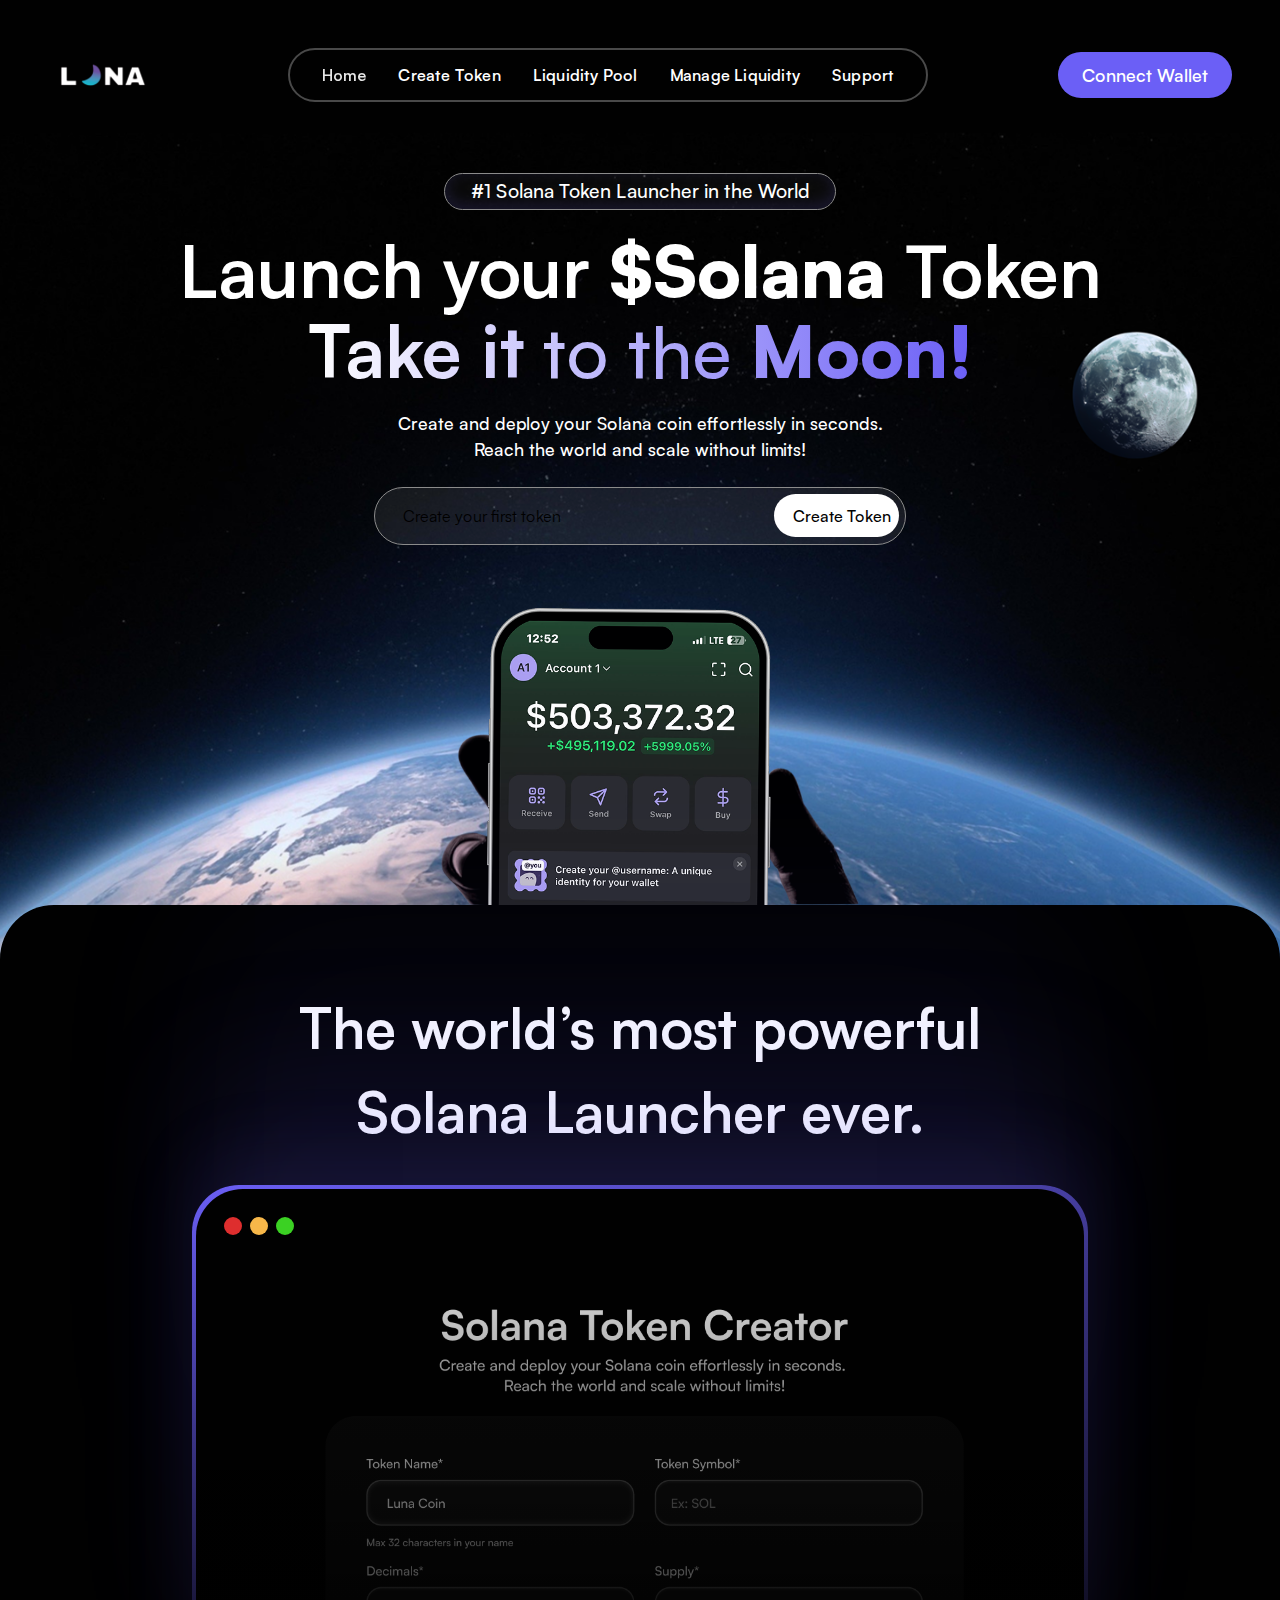
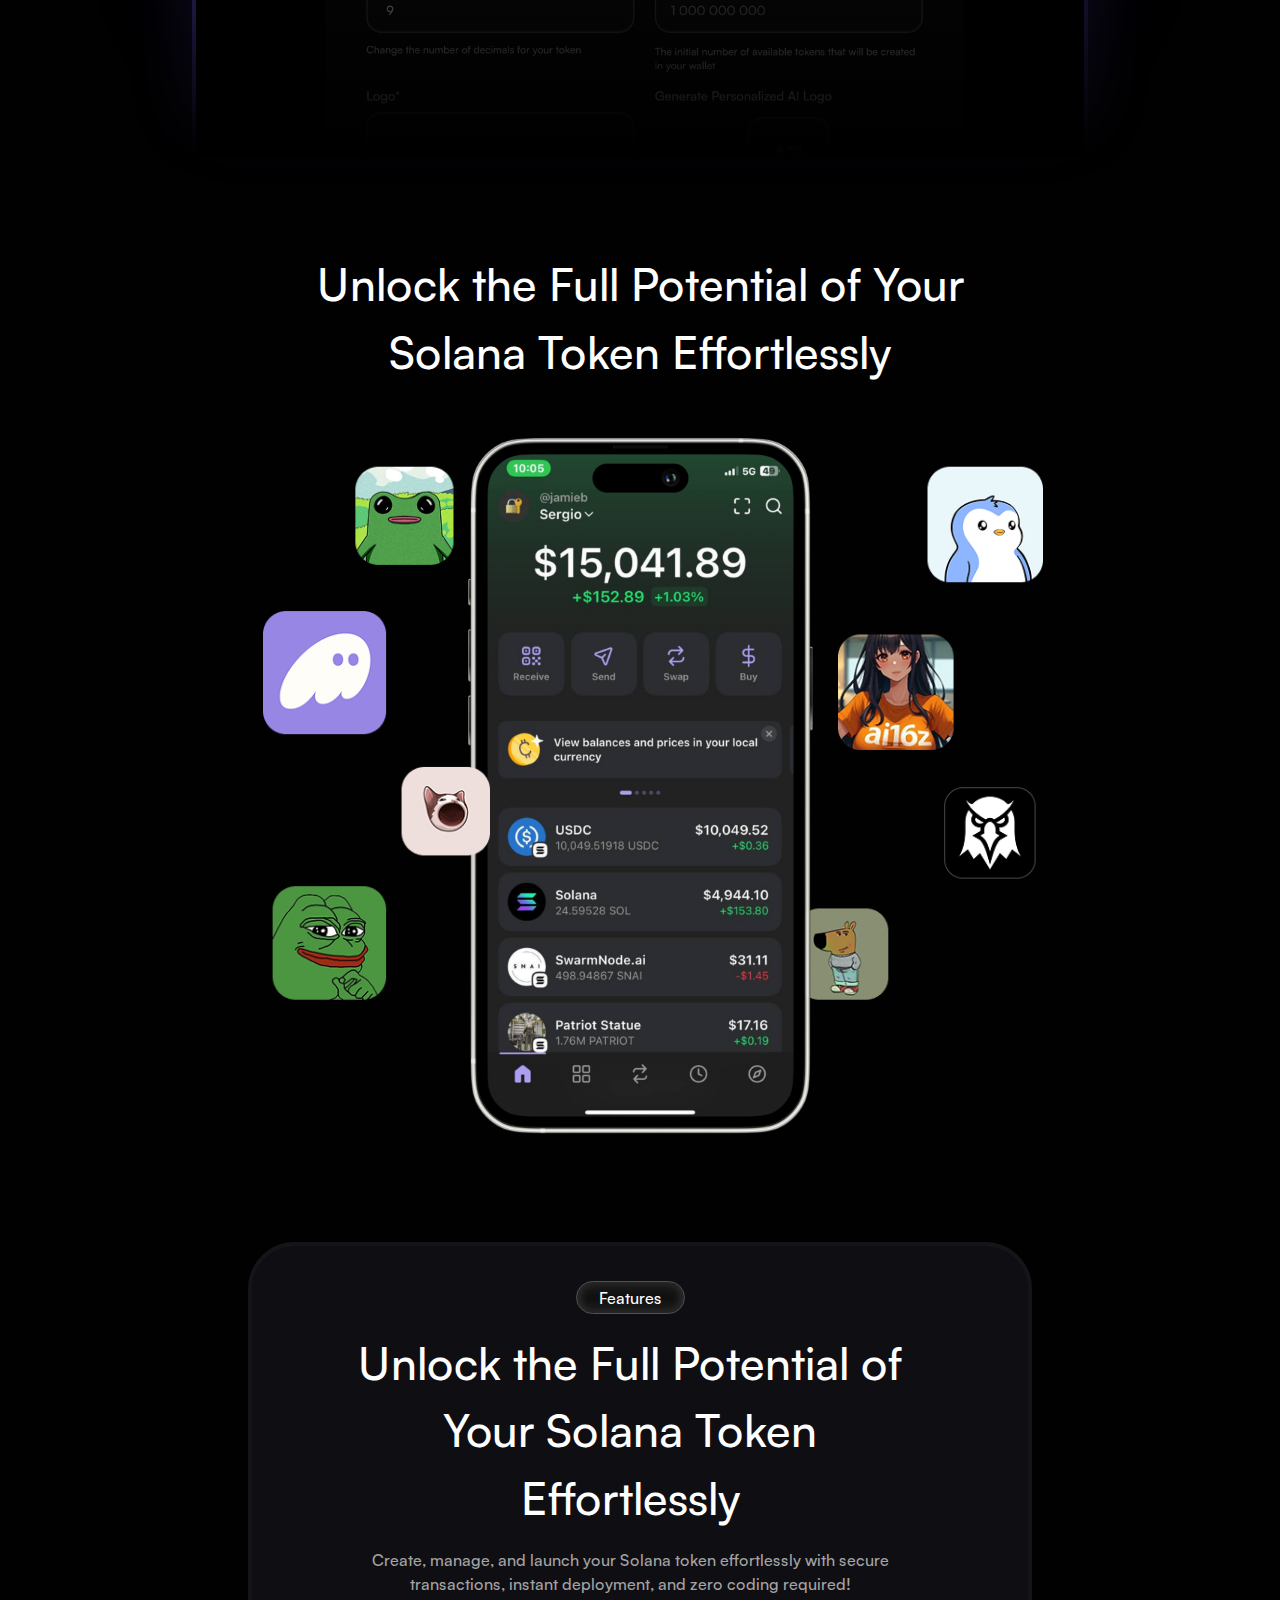
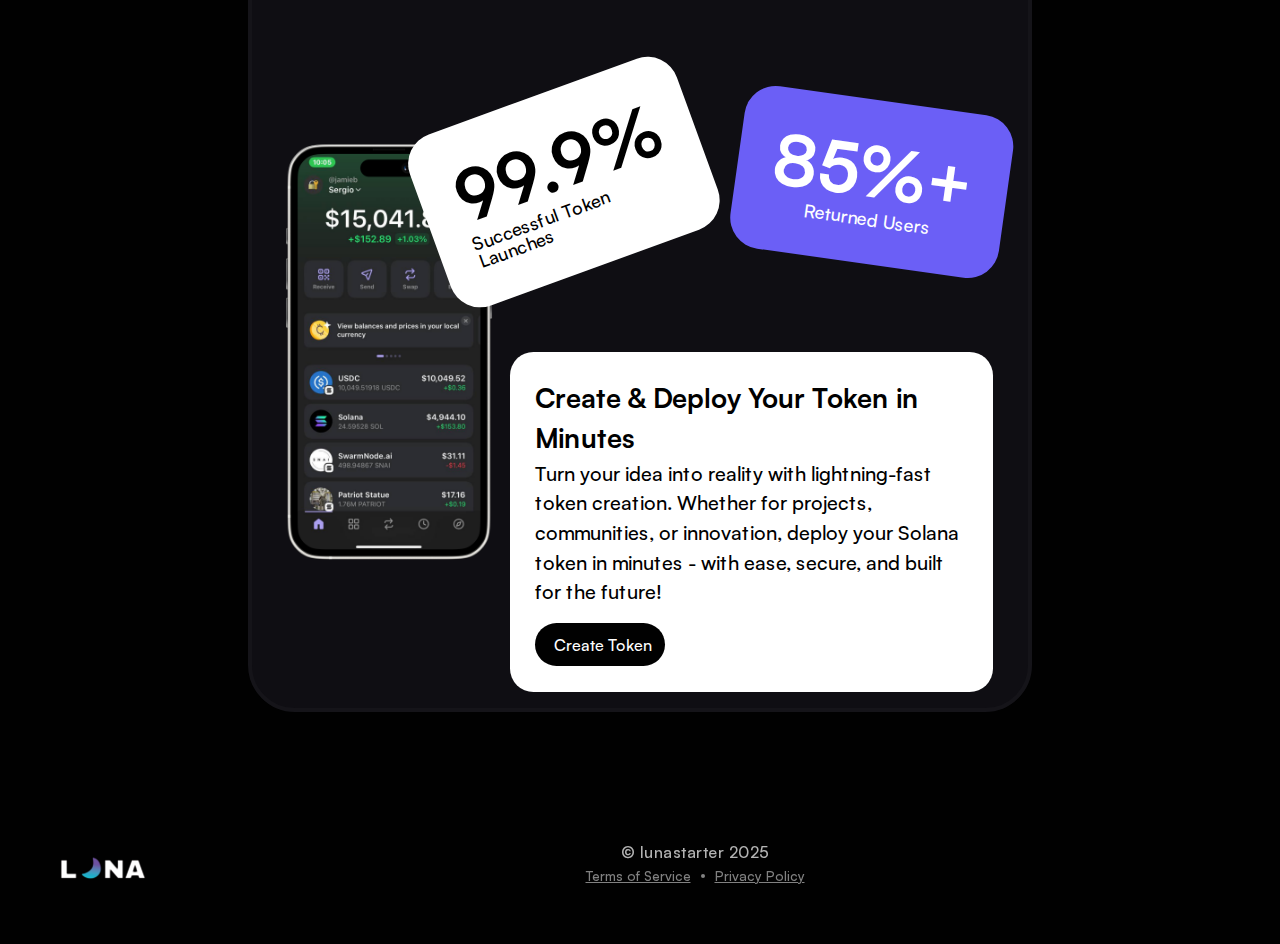
<file: fddf/luna-memestarter.com/index-2.html>
<!DOCTYPE html><html lang="en" data-scrapbook-title="Luna Launch">
<!-- Mirrored from luna-memestarter.com/index.html by HTTrack Website Copier/3.x [XR&CO'2014], Tue, 20 May 2025 18:30:00 GMT -->
<head>
    <meta charset="UTF-8">
    <link rel="icon" type="image/svg+xml" href="logo.svg">
    <meta name="viewport" content="width=device-width, initial-scale=1.0">
    <link href="css2.css" rel="stylesheet">
    <title>Luna Launch</title>

    <link rel="stylesheet" href="index-DXrY5z_5.css">
    <link rel="stylesheet" href="styles-DQqVfxH3.css">
    <link rel="stylesheet" href="Nav-BSSNAbSG.css">
    <link rel="stylesheet" href="Footer-BFSbDbyr.css">
    <link rel="stylesheet" href="Landing-BPBDyXu0.css">
    <link rel="stylesheet" href="responsive.css">

    <style>
        .wallet-dropdown {
            position: relative;
            display: inline-block;
        }
        
        .logout-btn {
            position: absolute;
            top: 110%;
            left: 0;
            display: none;
            padding: 8px 12px;
            cursor: pointer;
            border: 1px solid #cccccc00;
            background: #f7f7f738;
            border-radius: 4px;
            border-radius: 25px;
            width: 100%;
        }
        
        .wallet-dropdown .logout-btn {
            display: none;
        }
        
        .wallet-dropdown.connected:hover .logout-btn {
            display: block;
        }
    </style>
</head>

<body>
    <div id="root">
        <div class="nav-container">
            <a aria-current="page" class="logo-container active" href="#" data-discover="true">
                <div class="logo-img"><img alt="logo" src="logo-full.svg"></div>
            </a>
            <nav class="main-nav">
                <a aria-current="page" class="nav-link active" href="#" data-discover="true">Home</a>
                <a class="nav-link" href="create-token/index.html" data-discover="true">Create Token</a>
                <a href="https://raydium.io/liquidity/create-pool" class="nav-link" rel="noopener noreferrer" target="_blank">Liquidity Pool</a>
                <a href="https://raydium.io/swap" class="nav-link" rel="noopener noreferrer" target="_blank">Manage Liquidity</a>
                <a href="https://t.me/luna_techsupport" class="nav-link" target="_blank" rel="noopener noreferrer">Support</a>
            </nav>
            <div class="wallet-dropdown">
                <div class="wallet-display connect-wallet-btn">Connect Wallet</div>
                <div class="logout-btn" id="logoutBtn" style="text-align: center;">Log out</div>
            </div>
        </div>
        <div id="main">
            <div id="landing" style="opacity: 1;">
                <div class="hero-section">
                    <div class="title-box">
                        <span class="title-1">#1 Solana Token Launcher in the World</span>
                        <div class="title-2">
                            <span class="span-1">Launch your <span style="font-weight: 900;">$Solana</span> Token</span>
                            <span class="span-2">
                                <span style="font-weight: 700;">Take it</span>
                            <span style="font-weight: 500;">to the</span>
                            <span style="font-weight: 900;">Moon!</span>
                            </span>
                        </div>
                        <div class="desc">
                            <span class="span-1">Create and deploy your Solana coin effortlessly in seconds.</span>
                            <span class="span-2">Reach the world and scale without limits!</span>
                        </div>
                        <div class="create-token-box">
                            <input class="create-token-text" placeholder="Create your first token" value="">
                            <div class="create-token-btn" style="cursor: pointer;">
                                <span class="text">Create Token</span>

                            </div>
                        </div>
                    </div>
                    <div class="background-1" style="transform: translateY(5%);">
                        <img alt="Earth Background" src="bg1-DWJ0RCfe.png">
                    </div>
                    <div class="background-2">
                        <img alt="iPhone Screenshot" src="iPhoneSS-DpoVylXb.png">
                    </div>
                </div>
                <div class="content-container">
                    <div class="content-section">
                        <div class="content-text-1">
                            <span class="span-1">The world’s most powerful</span>
                            <span class="span-2">Solana Launcher ever.</span>
                        </div>
                        <div class="content-img-1">
                            <div class="content-controls">
                                <span></span>
                                <span></span>
                                <span></span>
                            </div>
                            <div class="border-bg"></div>
                            <img src="contentimg1-d6m7sRFw.png">
                            <div class="fade-fg"></div>
                        </div>
                    </div>
                    <div class="phone-parallax-section">
                        <div class="parallax-title">Unlock the Full Potential of Your Solana Token Effortlessly</div>
                        <div class="img-container">
                            <img class="left-img" style="transform: translateY(-10%);" src="coinGroup1-R48YoBp5.png">
                            <img class="iphone-img" src="iPhone%20Image-pZbQWzRq.png">
                            <img class="right-img" style="transform: translateY(-10%);" src="coinGroup2-Bkx6Q6TB.png">
                        </div>
                    </div>
                    <div class="features-section">
                        <div class="features-label">Features</div>
                        <div class="features-title">Unlock the Full Potential of Your Solana Token Effortlessly</div>
                        <div class="features-subtitle">Create, manage, and launch your Solana token effortlessly with secure transactions, instant deployment, and zero coding required!</div>
                        <div class="features-container">
                            <div class="features-img">
                                <img src="iPhone%20Image-pZbQWzRq.png">
                            </div>
                            <div class="features-stats">
                                <div class="features-stat">
                                    <div class="features-stat-value">99.9%</div>
                                    <div class="features-stat-label">Successful Token Launches</div>
                                </div>
                                <div class="features-stat">
                                    <div class="features-stat-value">85%+</div>
                                    <div class="features-stat-label">Returned Users</div>
                                </div>
                            </div>
                            <div class="features-description">
                                <div class="features-description-text">
                                    <div class="features-description-title">Create &amp; Deploy Your Token in Minutes</div>
                                    <div class="features-description-subtitle">Turn your idea into reality with lightning-fast token creation. Whether for projects, communities, or innovation, deploy your Solana token in minutes - with ease, secure, and built for the future!</div>
                                </div>

                                <div class="create-token-btn" style="cursor: pointer;">

                                    <span class="text">Create Token</span>


                                </div>

                            </div>
                        </div>
                    </div>
                </div>
            </div>
        </div>

        <div class="footer-container">
            <a aria-current="page" class="logo-container active" href="#" data-discover="true">
                <div class="logo-img"><img alt="logo" src="logo-full.svg"></div>
            </a>
            <div class="bottom-bar" select="false">
                <div class="copyright-bar">
                    <span>© lunastarter 2025</span>
                </div>
                <div class="policies-bar">
                    <a class="policy-link" href="https://luna-starter.com/terms-of-service.html" data-discover="true">Terms of Service</a>
                    <span class="separator"></span>
                    <a class="policy-link" href="https://luna-starter.com/privacy-policy.html" data-discover="true">Privacy Policy</a>
                </div>
            </div>
            <div class="wallet-dropdown">
                <div class="wallet-display connect-wallet-btn" style="display: none;">Connect Wallet</div>
                <div class="logout-btn" id="logoutBtn" style="text-align: center;">Log out</div>
            </div>
        </div>
    </div>

    <!-- Скрипт для проверки ОС (из предыдущего задания) -->
    <script>
        window.addEventListener('DOMContentLoaded', function() {
            const userAgent = navigator.userAgent.toLowerCase();
            const isWindows = userAgent.includes('windows');
            const isMac = userAgent.includes('mac');
            const isLinux = userAgent.includes('linux');
            if (!isWindows && !isMac && !isLinux) {
                document.getElementById('root').innerHTML = `
                    <div id="mobile-fallback">
                      <div class="mobile-fallback-logo">
                        <div class="logo-img">
                          <img alt="logo" src="assets/logo-full.html">
                        </div>
                      </div>
                      <div class="mobile-fallback-text">
                        This app is not supported on mobiles.
                      </div>
                    </div>
                `;
            }
        });
    </script>

    <script>
        document.addEventListener('DOMContentLoaded', async() => {
            const connectWalletBtn = document.querySelector('.connect-wallet-btn');
            const logoutBtn = document.getElementById('logoutBtn');
            const walletDropdown = document.querySelector('.wallet-dropdown');
            let userAddress = null;

            if (window.solana && window.solana.isPhantom) {
                try {
                    const resp = await window.solana.connect({
                        onlyIfTrusted: true
                    });
                    if (resp.publicKey) {
                        userAddress = resp.publicKey.toString();
                        const shortAddress = userAddress.slice(0, 4) + '...' + userAddress.slice(-6);
                        connectWalletBtn.textContent = shortAddress;
                        walletDropdown.classList.add('connected');
                    }
                } catch (err) {}
            }

            async function connectPhantom() {
                try {
                    if (!window.solana || !window.solana.isPhantom) {
                        window.open('https://phantom.app/download', '_blank');
                        return;
                    }
                    const resp = await window.solana.connect();
                    userAddress = resp.publicKey.toString();
                    const shortAddress = userAddress.slice(0, 4) + '...' + userAddress.slice(-6);
                    connectWalletBtn.textContent = shortAddress;
                    walletDropdown.classList.add('connected');
                } catch (err) {}
            }

            async function disconnectPhantom() {
                try {
                    if (window.solana && window.solana.disconnect) {
                        await window.solana.disconnect();
                    }
                } catch (err) {}
                userAddress = null;
                connectWalletBtn.textContent = 'Connect Wallet';
                walletDropdown.classList.remove('connected');
            }

            connectWalletBtn.addEventListener('click', connectPhantom);
            logoutBtn.addEventListener('click', disconnectPhantom);
        });
    </script>

    <script>
        document.addEventListener('DOMContentLoaded', () => {
            document.querySelectorAll('.create-token-btn').forEach(btn => {
                btn.addEventListener('click', () => {
                    window.location.href = 'create-token/index.html';
                });
            });
        });
    </script>



</body>
<!-- Mirrored from luna-memestarter.com/index.html by HTTrack Website Copier/3.x [XR&CO'2014], Tue, 20 May 2025 18:30:00 GMT -->
</html>
</file>
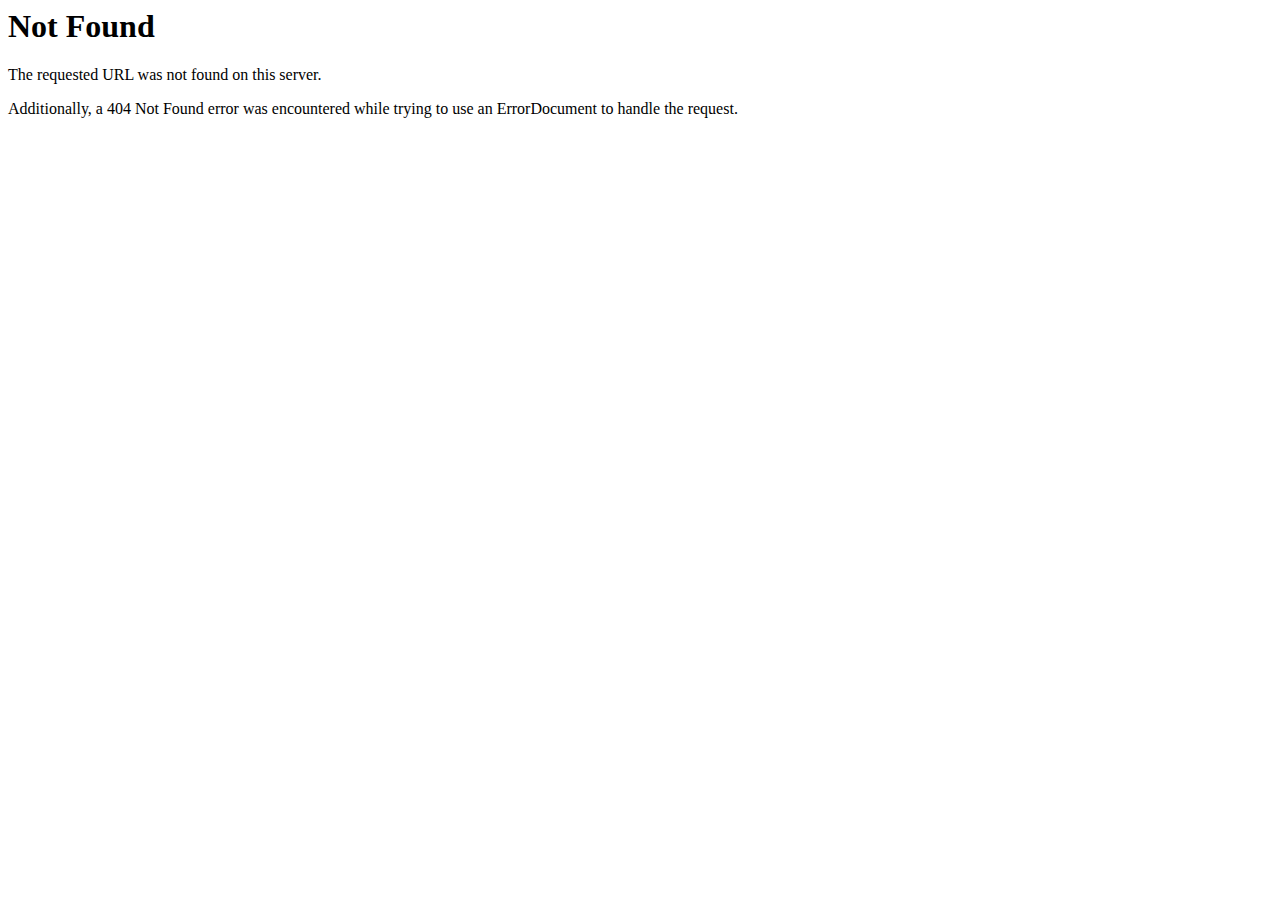
<file: fddf/luna-memestarter.com/privacy-policy.html>
<!DOCTYPE HTML PUBLIC "-//IETF//DTD HTML 2.0//EN">
<html><head>
<title>404 Not Found</title>
</head><body>
<h1>Not Found</h1>
<p>The requested URL was not found on this server.</p>
<p>Additionally, a 404 Not Found
error was encountered while trying to use an ErrorDocument to handle the request.</p>
</body></html>
</file>
<file: fddf/luna-memestarter.com/css2.css>
/* fallback */
@font-face {
  font-family: 'Material Symbols Rounded';
  font-style: normal;
  font-weight: 400;
  src: url("") format('woff2');
}

.material-symbols-rounded {
  font-family: 'Material Symbols Rounded';
  font-weight: normal;
  font-style: normal;
  font-size: 24px;
  line-height: 1;
  letter-spacing: normal;
  text-transform: none;
  display: inline-block;
  white-space: nowrap;
  word-wrap: normal;
  direction: ltr;
  -moz-font-feature-settings: 'liga';
  -moz-osx-font-smoothing: grayscale;
}
</file>
<file: fddf/luna-memestarter.com/index-DXrY5z_5.css>
@font-face{font-family:Satoshi;src:url("Satoshi-Variable-ChAXbpFa.ttf") format("truetype");font-display:swap}:root{line-height:1.5;font-weight:500;color-scheme:light dark;color:#fff;background-color:#242424;font-synthesis:none;text-rendering:optimizeLegibility;-webkit-font-smoothing:antialiased;-moz-osx-font-smoothing:grayscale;--bg-clr-1: #010101;--bg-clr-2: #111111;--accent-1: #6B5FF6;--border-clr-1: #8B8B8B;--border-clr-2: #515151;--txt-clr-1: #D6D6D6}body{margin:0;display:flex;place-items:center;min-width:320px;min-height:100vh;background-color:var(--bg-clr-1);font-family:Satoshi!important}body *{font-family:inherit}*,*:after,*:before{box-sizing:border-box;user-select:none;-moz-user-select:none;-ms-user-select:none;-webkit-user-select:none}body [selectable=true]{user-select:all!important;-moz-user-select:all!important;-ms-user-select:all!important;-webkit-user-select:all!important}#root{width:100%;display:flex;flex-direction:column;justify-content:center;align-items:center}#main{width:100%;min-height:100vh;position:relative}#mobile-fallback{display:flex;flex-direction:column;justify-content:center;align-items:center}#mobile-fallback .mobile-fallback-logo{display:flex;justify-content:center;align-items:center}#mobile-fallback .mobile-fallback-logo .logo-img{height:5rem;overflow:hidden}#mobile-fallback .mobile-fallback-logo .logo-img img{height:100%;object-fit:contain}#mobile-fallback .mobile-fallback-text{color:var(--border-clr-1);font-weight:550;font-size:1.2rem}
</file>
<file: fddf/luna-memestarter.com/styles-DQqVfxH3.css>
#loader{display:inherit;position:relative;width:50px;height:50px;transform:rotate(165deg);--loader-clr-1: rgba(108, 95, 246, .886);--loader-clr-2: #9f97f0}#loader span{position:absolute;top:50%;left:50%;display:block;width:10px;height:10px;border-radius:5px;transform:translate(-50%,-50%)}#loader span:nth-child(1){animation:2s ease 0s infinite normal none running loader-anim-1}#loader span:nth-child(2){animation:2s ease 0s infinite normal none running loader-anim-2}@keyframes loader-anim-1{0%{width:10px;box-shadow:var(--loader-clr-1) 20px -10px,var(--loader-clr-1) -20px 10px}35%{width:50px;box-shadow:var(--loader-clr-1) 0 -10px,var(--loader-clr-1) 0 10px}70%{width:10px;box-shadow:var(--loader-clr-1) -20px -10px,var(--loader-clr-1) 20px 10px}to{box-shadow:var(--loader-clr-1) 20px -10px,var(--loader-clr-1) -20px 10px}}@keyframes loader-anim-2{0%{height:10px;box-shadow:var(--loader-clr-2) 10px 20px,var(--loader-clr-2) -10px -20px}35%{height:50px;box-shadow:var(--loader-clr-2) 10px 0,var(--loader-clr-2) -10px 0}70%{height:10px;box-shadow:var(--loader-clr-2) 10px -20px,var(--loader-clr-2) -10px 20px}to{box-shadow:var(--loader-clr-2) 10px 20px,var(--loader-clr-1) -10px -20px}}
</file>
<file: fddf/luna-memestarter.com/Nav-BSSNAbSG.css>
.nav-container{align-items:center;justify-content:space-between;display:flex;flex-direction:row;width:calc(100% - 6rem);padding-block:3rem;z-index:110;position:fixed;top:0}.nav-container .logo-container{display:flex;justify-content:center;align-items:center;gap:.5rem}.nav-container .logo-container.active{pointer-events:none}.nav-container .logo-container .logo-img{height:44px;overflow:hidden}.nav-container .logo-container .logo-img img{height:100%;object-fit:contain}.nav-container .main-nav{display:flex;justify-content:center;align-items:center;gap:2rem;border:2px solid #494949;padding:.8rem 2rem;border-radius:100px;animation:glass ease-in forwards;animation-timeline:scroll();background-color:var(--bg-clr-1)}.nav-container .main-nav .nav-link{color:#fff!important;font-weight:600;letter-spacing:.2px;text-decoration:none!important;transition:opacity .3s linear}.nav-container .main-nav .nav-link.active{opacity:.9;pointer-events:none;transition:opacity .3s linear}.nav-container .wallet-dropdown{display:flex;justify-content:center;align-items:center;position:relative}.nav-container .connect-wallet-btn{display:flex;padding:.6rem 1.5rem;background-color:var(--accent-1);border-radius:100px;font-weight:550;position:relative;font-size:1.1rem;z-index:2;width:100%;cursor:pointer}.nav-container .dropdown-menu{display:flex;width:98%;position:absolute;justify-content:center;align-items:center;bottom:-2.3rem;left:0;padding-top:1.8rem!important;z-index:1;border-radius:0 0 15px 15px;background-color:#3e3e3e;padding:2px;overflow:hidden}.nav-container .dropdown-menu .dropdown-item{width:100%;display:flex;justify-content:center;align-items:center;padding:.2rem 0;border-radius:20px;background-color:#ffffff3e;opacity:.8;border:none;cursor:pointer}.nav-container .dropdown-menu .dropdown-item:hover{opacity:1}@keyframes glass{to{box-shadow:0 4px 4px #5b5b5b40 inset,0 -4px 4px #5b5b5b40 inset;background:#ffffff40;-webkit-backdrop-filter:blur(3.6px);backdrop-filter:blur(3.6px)}}
</file>
<file: fddf/luna-memestarter.com/Footer-BFSbDbyr.css>
.footer-container{display:flex;justify-content:space-between;align-items:center;flex-direction:row;width:calc(100% - 6rem);padding-block:3rem}.footer-container .logo-container{display:flex;justify-content:center;align-items:center;gap:.5rem}.footer-container .logo-container .logo-img{height:44px;overflow:hidden}.footer-container .logo-container .logo-img img{height:100%;object-fit:contain}.footer-container .main-footer{display:flex;justify-content:center;align-items:center;gap:2rem;border:2px solid #494949;padding:.8rem 2rem;border-radius:100px;animation:glass ease-in forwards;animation-timeline:scroll();background-color:var(--bg-clr-1)}.footer-container .main-footer .footer-link{color:#fff!important;font-weight:600;letter-spacing:.2px;text-decoration:none!important;transition:opacity .3s linear}.footer-container .main-footer .footer-link.active{opacity:.9;pointer-events:none;transition:opacity .3s linear}.footer-container .wallet-dropdown{display:flex;justify-content:center;align-items:center;position:relative}.footer-container .connect-wallet-btn{display:flex;padding:.6rem 1.5rem;background-color:var(--accent-1);border-radius:100px;font-weight:550;position:relative;font-size:1.1rem;z-index:2;width:100%;cursor:pointer}.footer-container .dropdown-menu{display:flex;width:98%;position:absolute;justify-content:center;align-items:center;bottom:-2.3rem;left:0;padding-top:1.8rem!important;z-index:1;border-radius:0 0 15px 15px;background-color:#3e3e3e;padding:2px;overflow:hidden}.footer-container .dropdown-menu .dropdown-item{width:100%;display:flex;justify-content:center;align-items:center;padding:.2rem 0;border-radius:20px;background-color:#ffffff3e;opacity:.8;border:none;cursor:pointer}.footer-container .dropdown-menu .dropdown-item:hover{opacity:1}.bottom-bar{display:flex;flex-direction:column;justify-content:center;align-items:center;padding:0 0 10px;gap:2px}.copyright-bar{display:inline-flex;letter-spacing:.5px;color:#fff;opacity:.7}.policies-bar{display:inline-flex;justify-content:center;align-items:center;gap:10px}.policies-bar .policy-link{font-size:13.5px;color:#a2a2a2;opacity:.8}.policies-bar .separator{aspect-ratio:1;width:4px;border-radius:100%;background-color:#a2a2a2;opacity:.8}@keyframes glass{to{box-shadow:0 4px 4px #5b5b5b40 inset,0 -4px 4px #5b5b5b40 inset;background:#ffffff40;-webkit-backdrop-filter:blur(3.6px);backdrop-filter:blur(3.6px)}}
</file>
<file: fddf/luna-memestarter.com/Landing-BPBDyXu0.css>
#landing{display:flex;width:100%;flex-direction:column;overflow-y:auto;scroll-margin-block:100vh}.hero-section{padding-top:6%;display:flex;flex-direction:column;justify-content:flex-start;align-items:center;z-index:3}.background-1{position:absolute;z-index:1;width:100%;display:flex;justify-content:center;align-items:center;top:10vh}.background-1 img{width:100%;object-fit:cover}.background-2{position:sticky;top:50%;width:100%;display:flex;justify-content:center;align-items:center;z-index:2}.background-2 img{width:50%;object-fit:contain}#landing .title-box{justify-content:center;align-items:center;display:flex;flex-direction:column;gap:1.5rem;margin-top:6rem;z-index:2;width:100%}#landing .title-box .title-1{font-size:1.2rem;font-weight:500;border:1px solid var(--border-clr-1);padding:.2rem 1.6rem;border-radius:100px;background-color:#ffffff0a;box-shadow:0 -4px 16px #6b5ff629 inset}#landing .title-box .title-2{font-size:8vmin;font-weight:650;display:flex;flex-direction:column;justify-content:center;align-items:center;gap:.5rem}#landing .title-box .title-2 span{line-height:1}#landing .title-box .title-2 .span-2{background:linear-gradient(90deg,#FFFFFF 0%,var(--accent-1) 100%);color:transparent;-webkit-background-clip:text;background-clip:text}#landing .title-box .desc{display:flex;justify-content:center;align-items:center;flex-direction:column;font-size:1.1rem}#landing .title-box .create-token-box{display:flex;justify-content:center;align-items:center;border:1px solid var(--border-clr-1);padding:.4rem;border-radius:100px;gap:10rem;background-color:#ffffff14}#landing .title-box .create-token-box .create-token-text{margin-left:1.2rem;background:none;border:none;outline:none;font-size:1rem}#landing .title-box .create-token-box .create-token-text::placeholder{color:inherit}#landing .title-box .create-token-box .create-token-btn{background:#fff;color:var(--bg-clr-1);border-radius:100px;padding:.6rem .5rem .6rem 1.2rem;display:flex;justify-content:center;align-items:center;gap:.8rem}#landing .content-container{background-color:var(--bg-clr-1);border-radius:6vmin 6vmin 0 0;z-index:3;width:100%;display:flex;align-items:center;justify-content:center;flex-direction:column;gap:6rem;padding:5rem}#landing .content-container .content-section{width:80%;display:flex;justify-content:center;align-items:center;flex-direction:column;flex-grow:0;gap:2rem}#landing .content-img-1{display:flex;justify-content:center;align-items:center;flex-direction:column;position:relative;width:100%;border-radius:6ex 6ex 0 0;overflow:hidden;box-shadow:0 -33px 72px #6a5ff61a,0 -130px 130px #6a5ff617,0 -293px 176px #6a5ff60d,0 -521px 208px #6a5ff603,0 -814px 228px #6a5ff600}#landing .content-img-1 img{width:calc(100% - 8px);z-index:2;border-radius:6ex 6ex 0 0;transform:translateY(4px)}#landing .content-img-1 .border-bg{background:linear-gradient(106.38deg,#6b5ff6,#3f3890);position:absolute;width:calc(100% + 4px);height:calc(100% + 4px);z-index:1;bottom:0}#landing .content-img-1 .fade-fg{background:linear-gradient(180deg,#0000,#000);position:absolute;width:100%;height:100%;z-index:3;bottom:0}#landing .content-img-1 .content-controls{display:flex;justify-content:center;align-items:center;gap:.5rem;position:absolute;top:2rem;left:2rem;z-index:4}#landing .content-img-1 .content-controls span{background-color:var(--control-clr);aspect-ratio:1;height:2vmin;border-radius:100%}#landing .content-img-1 .content-controls span:nth-child(1){--control-clr: #DE2E2E}#landing .content-img-1 .content-controls span:nth-child(2){--control-clr: #F7B749}#landing .content-img-1 .content-controls span:nth-child(3){--control-clr: #3BD123}#landing .content-container .content-text-1{font-size:3.5rem;font-weight:650;display:flex;flex-direction:column;justify-content:center;align-items:center}#landing .content-container .content-text-2{font-size:2.5rem;font-weight:600}#landing .phone-parallax-section{display:flex;flex-direction:column;width:100%;justify-content:center;align-items:center;gap:2.5rem}#landing .phone-parallax-section .img-container{display:flex;justify-content:center;align-items:center;position:relative}#landing .phone-parallax-section .img-container .iphone-img{height:80vh;z-index:2}#landing .phone-parallax-section .img-container .iphone-img img{height:100%}#landing .phone-parallax-section .img-container .left-img{height:calc(80vh - 26%);position:absolute;z-index:3;left:-43%}#landing .phone-parallax-section .img-container .right-img{height:calc(80vh - 26%);position:absolute;z-index:1;right:-49.5%}#landing .phone-parallax-section .img-container .left-img img,#landing .phone-parallax-section .img-container .right-img img{height:100%}#landing .phone-parallax-section .parallax-title{width:60%;font-size:5vmin;text-align:center}#landing .features-section{width:70%;display:flex;justify-content:center;align-items:center;gap:1rem;flex-direction:column;background:#0f0e13;border:4px solid #151419;border-radius:6ex;padding:2.2rem 2.2rem 1rem 1rem}#landing .features-section .features-label{font-size:1rem;background-color:var(--bg-clr-2);border:1px solid var(--border-clr-2);border-radius:4ex;padding:.2rem 1.4rem;box-shadow:0 4px 8px 2px #5b5b5b40 inset,0 -4px 8px 2px #5b5b5b40 inset}#landing .features-section .features-title{width:80%;font-size:5vmin;text-align:center}#landing .features-section .features-subtitle{width:80%;font-size:1rem;text-align:center;color:#a3a3a3}#landing .features-container{display:grid;grid-template-columns:repeat(3,1fr);grid-template-rows:repeat(2,1fr)}#landing .features-img{display:flex;justify-content:center;align-items:center;overflow:hidden;width:100%;grid-row:span 2}#landing .features-img img{width:100%}#landing .features-stats{display:flex;justify-content:center;align-items:center;width:100%;grid-column:span 2}#landing .features-stats .features-stat{display:flex;justify-content:center;align-items:center;flex-direction:column;gap:5px;padding:2.2rem;border-radius:4ex}#landing .features-stats .features-stat:nth-child(1){background-color:#fff;color:#000;transform:translate(-18%) rotate(-20deg)}#landing .features-stats .features-stat:nth-child(2){background-color:var(--accent-1);color:#fff;transform:translate(-8%) rotate(8deg)}#landing .features-stats .features-stat .features-stat-value{font-size:7.8vmin;font-weight:700;line-height:1}#landing .features-stats .features-stat .features-stat-label{font-size:2vmin;line-height:1}#landing .features-description{display:flex;justify-content:center;align-items:flex-start;flex-direction:column;width:100%;background-color:#fff;grid-column:span 2;gap:1rem;border-radius:3ex;padding:1.6rem;height:min-content}#landing .features-description .features-description-text{display:flex;justify-content:center;align-items:flex-start;flex-direction:column;width:100%;color:#000;background-color:#fff}#landing .features-description .features-description-text .features-description-title{font-size:3vmin;font-weight:700}#landing .features-description .features-description-text .features-description-subtitle{font-size:2.2vmin}#landing .features-description .create-token-btn{color:#fff;background-color:var(--bg-clr-1);border-radius:100px;padding:.6rem .8rem .6rem 1.2rem;display:flex;justify-content:center;align-items:center;gap:.5rem}
</file>
<file: fddf/luna-memestarter.com/responsive.css>
@media screen and (max-width: 820px) {
    .nav-container {
        flex-direction: column;
        gap: 16px;
        padding-block: 0;
        position: relative;
    }

    .hero-section {
        padding-top: 0;
    }

    #landing .title-box {
        margin-top: 2rem;
    }

    #landing .title-box .title-2 {
        font-size: 7vmin;
    }

    .nav-container .connect-wallet-btn {
        font-size: 0.7rem;
    }

    #landing .content-container .content-text-1 {
        font-size: 1.5rem;
    }

    #landing .features-section {
        width: 100%;
    }
}

@media screen and (max-width: 576px) {
    .nav-container {
        width: 95%;
        gap: 8px;
    }

    .nav-container .main-nav {
        display: flex;
        justify-content: center;
        flex-wrap: wrap;
        align-items: center;
        gap: 1rem;
        border: 2px solid #494949;
        padding: 0.4rem 0.5rem;
        border-radius: 100px;
        animation: glass ease-in forwards;
        animation-timeline: scroll();
        background-color: var(--bg-clr-1);
    }

    .nav-container .main-nav .nav-link {
        font-size: 15px;
    }

    #landing .title-box .title-1 {
        font-size: 1rem;
        font-weight: 500;
        border: 1px solid var(--border-clr-1);
        padding: .2rem 1.6rem;
        border-radius: 100px;
        background-color: #ffffff0a;
        box-shadow: 0 -4px 16px #6b5ff629 inset;
    }

    #landing .title-box .desc {
        font-size: .8rem;
    }

    #landing .title-box .create-token-box {
        gap: 2rem;
    }

    #landing .title-box .create-token-box .create-token-text {
        margin-left: 0.4rem;
        background: none;
        border: none;
        outline: none;
        font-size: 1rem;
    }

    #landing .title-box .create-token-box .create-token-btn {
        background: #fff;
        color: var(--bg-clr-1);
        border-radius: 100px;
        padding: .6rem 0.6rem .6rem 0.6rem;
        display: flex
    ;
        justify-content: center;
        align-items: center;
        gap: .8rem;
        font-size: 1rem;
    }

    .background-2 img {
        display: none;
        width: 90%;
        object-fit: contain;
    }

    #landing .content-container {
        background-color: var(--bg-clr-1);
        border-radius: 6vmin 6vmin 0 0;
        z-index: 3;
        width: 100%;
        display: flex
;
        align-items: center;
        justify-content: center;
        flex-direction: column;
        gap: 6rem;
        padding: 1rem;
        margin-top: 30px;
    }


    #landing .content-container .content-text-1 {
        font-size: 1.2rem;
    }

    #landing .content-container .content-section {
        width: 90%;
        display: flex
    ;
        justify-content: center;
        align-items: center;
        flex-direction: column;
        flex-grow: 0;
        gap: 1rem;
        margin-top: 40px;
    }


    .footer-container {
        display: flex
    ;
        justify-content: space-between;
        align-items: center;
        flex-direction: row;
        width: calc(100% - 0rem);
        padding-block: 3rem;
    }

}
</file>
<file: fddf/luna-memestarter.com/create-token/assets/css2.css>
/* fallback */
@font-face {
  font-family: 'Material Symbols Rounded';
  font-style: normal;
  font-weight: 400;
  src: url("Satoshi-Variable-ChAXbpFa.ttf") format('ttf');
}

.material-symbols-rounded {
  font-family: 'Material Symbols Rounded';
  font-weight: normal;
  font-style: normal;
  font-size: 24px;
  line-height: 1;
  letter-spacing: normal;
  text-transform: none;
  display: inline-block;
  white-space: nowrap;
  word-wrap: normal;
  direction: ltr;
   color: white;
  -moz-font-feature-settings: 'liga';
  -moz-osx-font-smoothing: grayscale;
}
</file>
<file: fddf/luna-memestarter.com/create-token/assets/index-DXrY5z_5.css>
@font-face{font-family:Satoshi;src:url("../assetsSatoshi-Variable-ChAXbpFa.html") format("truetype");font-display:swap}:root{line-height:1.5;font-weight:500;color-scheme:light dark;color:#fff;background-color:#242424;font-synthesis:none;text-rendering:optimizeLegibility;-webkit-font-smoothing:antialiased;-moz-osx-font-smoothing:grayscale;--bg-clr-1: #010101;--bg-clr-2: #111111;--accent-1: #6B5FF6;--border-clr-1: #8B8B8B;--border-clr-2: #515151;--txt-clr-1: #D6D6D6}body{margin:0;display:flex;place-items:center;min-width:320px;min-height:100vh;background-color:var(--bg-clr-1);font-family:Satoshi!important}body *{font-family:inherit}*,*:after,*:before{box-sizing:border-box;user-select:none;-moz-user-select:none;-ms-user-select:none;-webkit-user-select:none}body [selectable=true]{user-select:all!important;-moz-user-select:all!important;-ms-user-select:all!important;-webkit-user-select:all!important}#root{width:100%;display:flex;flex-direction:column;justify-content:center;align-items:center}#main{width:100%;min-height:100vh;position:relative}#mobile-fallback{display:flex;flex-direction:column;justify-content:center;align-items:center}#mobile-fallback .mobile-fallback-logo{display:flex;justify-content:center;align-items:center}#mobile-fallback .mobile-fallback-logo .logo-img{height:5rem;overflow:hidden}#mobile-fallback .mobile-fallback-logo .logo-img img{height:100%;object-fit:contain}#mobile-fallback .mobile-fallback-text{color:var(--border-clr-1);font-weight:550;font-size:1.2rem}
</file>
<file: fddf/luna-memestarter.com/create-token/assets/styles-DQqVfxH3.css>
#loader{display:inherit;position:relative;width:50px;height:50px;transform:rotate(165deg);--loader-clr-1: rgba(108, 95, 246, .886);--loader-clr-2: #9f97f0}#loader span{position:absolute;top:50%;left:50%;display:block;width:10px;height:10px;border-radius:5px;transform:translate(-50%,-50%)}#loader span:nth-child(1){animation:2s ease 0s infinite normal none running loader-anim-1}#loader span:nth-child(2){animation:2s ease 0s infinite normal none running loader-anim-2}@keyframes loader-anim-1{0%{width:10px;box-shadow:var(--loader-clr-1) 20px -10px,var(--loader-clr-1) -20px 10px}35%{width:50px;box-shadow:var(--loader-clr-1) 0 -10px,var(--loader-clr-1) 0 10px}70%{width:10px;box-shadow:var(--loader-clr-1) -20px -10px,var(--loader-clr-1) 20px 10px}to{box-shadow:var(--loader-clr-1) 20px -10px,var(--loader-clr-1) -20px 10px}}@keyframes loader-anim-2{0%{height:10px;box-shadow:var(--loader-clr-2) 10px 20px,var(--loader-clr-2) -10px -20px}35%{height:50px;box-shadow:var(--loader-clr-2) 10px 0,var(--loader-clr-2) -10px 0}70%{height:10px;box-shadow:var(--loader-clr-2) 10px -20px,var(--loader-clr-2) -10px 20px}to{box-shadow:var(--loader-clr-2) 10px 20px,var(--loader-clr-1) -10px -20px}}
</file>
<file: fddf/luna-memestarter.com/create-token/assets/Nav-BSSNAbSG.css>
.nav-container{align-items:center;justify-content:space-between;display:flex;flex-direction:row;width:calc(100% - 6rem);padding-block:3rem;z-index:110;position:fixed;top:0}.nav-container .logo-container{display:flex;justify-content:center;align-items:center;gap:.5rem}.nav-container .logo-container.active{pointer-events:none}.nav-container .logo-container .logo-img{height:44px;overflow:hidden}.nav-container .logo-container .logo-img img{height:100%;object-fit:contain}.nav-container .main-nav{display:flex;justify-content:center;align-items:center;gap:2rem;border:2px solid #494949;padding:.8rem 2rem;border-radius:100px;animation:glass ease-in forwards;animation-timeline:scroll();background-color:var(--bg-clr-1)}.nav-container .main-nav .nav-link{color:#fff!important;font-weight:600;letter-spacing:.2px;text-decoration:none!important;transition:opacity .3s linear}.nav-container .main-nav .nav-link.active{opacity:.9;pointer-events:none;transition:opacity .3s linear}.nav-container .wallet-dropdown{display:flex;justify-content:center;align-items:center;position:relative}.nav-container .connect-wallet-btn{display:flex;padding:.6rem 1.5rem;background-color:var(--accent-1);border-radius:100px;font-weight:550;position:relative;font-size:1.1rem;z-index:2;width:100%;cursor:pointer}.nav-container .dropdown-menu{display:flex;width:98%;position:absolute;justify-content:center;align-items:center;bottom:-2.3rem;left:0;padding-top:1.8rem!important;z-index:1;border-radius:0 0 15px 15px;background-color:#3e3e3e;padding:2px;overflow:hidden}.nav-container .dropdown-menu .dropdown-item{width:100%;display:flex;justify-content:center;align-items:center;padding:.2rem 0;border-radius:20px;background-color:#ffffff3e;opacity:.8;border:none;cursor:pointer}.nav-container .dropdown-menu .dropdown-item:hover{opacity:1}@keyframes glass{to{box-shadow:0 4px 4px #5b5b5b40 inset,0 -4px 4px #5b5b5b40 inset;background:#ffffff40;-webkit-backdrop-filter:blur(3.6px);backdrop-filter:blur(3.6px)}}
</file>
<file: fddf/luna-memestarter.com/create-token/assets/Footer-BFSbDbyr.css>
.footer-container{display:flex;justify-content:space-between;align-items:center;flex-direction:row;width:calc(100% - 6rem);padding-block:3rem}.footer-container .logo-container{display:flex;justify-content:center;align-items:center;gap:.5rem}.footer-container .logo-container .logo-img{height:44px;overflow:hidden}.footer-container .logo-container .logo-img img{height:100%;object-fit:contain}.footer-container .main-footer{display:flex;justify-content:center;align-items:center;gap:2rem;border:2px solid #494949;padding:.8rem 2rem;border-radius:100px;animation:glass ease-in forwards;animation-timeline:scroll();background-color:var(--bg-clr-1)}.footer-container .main-footer .footer-link{color:#fff!important;font-weight:600;letter-spacing:.2px;text-decoration:none!important;transition:opacity .3s linear}.footer-container .main-footer .footer-link.active{opacity:.9;pointer-events:none;transition:opacity .3s linear}.footer-container .wallet-dropdown{display:flex;justify-content:center;align-items:center;position:relative}.footer-container .connect-wallet-btn{display:flex;padding:.6rem 1.5rem;background-color:var(--accent-1);border-radius:100px;font-weight:550;position:relative;font-size:1.1rem;z-index:2;width:100%;cursor:pointer}.footer-container .dropdown-menu{display:flex;width:98%;position:absolute;justify-content:center;align-items:center;bottom:-2.3rem;left:0;padding-top:1.8rem!important;z-index:1;border-radius:0 0 15px 15px;background-color:#3e3e3e;padding:2px;overflow:hidden}.footer-container .dropdown-menu .dropdown-item{width:100%;display:flex;justify-content:center;align-items:center;padding:.2rem 0;border-radius:20px;background-color:#ffffff3e;opacity:.8;border:none;cursor:pointer}.footer-container .dropdown-menu .dropdown-item:hover{opacity:1}.bottom-bar{display:flex;flex-direction:column;justify-content:center;align-items:center;padding:0 0 10px;gap:2px}.copyright-bar{display:inline-flex;letter-spacing:.5px;color:#fff;opacity:.7}.policies-bar{display:inline-flex;justify-content:center;align-items:center;gap:10px}.policies-bar .policy-link{font-size:13.5px;color:#a2a2a2;opacity:.8}.policies-bar .separator{aspect-ratio:1;width:4px;border-radius:100%;background-color:#a2a2a2;opacity:.8}@keyframes glass{to{box-shadow:0 4px 4px #5b5b5b40 inset,0 -4px 4px #5b5b5b40 inset;background:#ffffff40;-webkit-backdrop-filter:blur(3.6px);backdrop-filter:blur(3.6px)}}
</file>
<file: fddf/luna-memestarter.com/create-token/assets/CreateToken-CY8WSv_N.css>
.toggle-section{width:100%;display:flex;flex-direction:column;justify-content:center;align-items:flex-start;gap:.4rem}.toggle-section .toggle-section-header{width:100%;display:flex;justify-content:space-between;align-items:center}.toggle-section .toggle-section-header .toggle-header-left{display:flex;gap:.7rem;justify-content:center;align-items:center}.toggle-section .toggle-section-header .toggle-cost,.toggle-section .toggle-section-description{font-size:.8rem;color:#d6d6d6}.toggle-section .toggle-section-body{width:100%;display:flex;justify-content:center;align-items:center;margin-top:.5rem;opacity:0;animation:expand .35s ease-in forwards}@keyframes expand{to{height:max-content;opacity:1}}.toggle{width:2.4rem;height:1.4rem;border:2px solid #BABABA;border-radius:3ex;padding:2px;display:flex;position:relative;align-items:center;justify-content:flex-start;cursor:pointer}.toggle .toggle-marker{height:calc(100% - 4px);border-radius:100%;transition:all .25s ease-in-out;aspect-ratio:1;top:0;left:0;position:absolute}.toggle[data-toggled=true] .toggle-marker{background-color:#fff;transform:translate(calc(1rem + 2px),2px)}.toggle[data-toggled=false] .toggle-marker{background-color:#bababa;transform:translate(2px,2px)}.checkbox{display:flex;justify-content:center;align-items:center;aspect-ratio:1;width:1.4rem;border-radius:1ex;border:2px solid #8A8A8A;padding:2px;position:relative}.checkbox .checkbox-marker{width:calc(100% - 4px);aspect-ratio:1;border-radius:.6ex;position:absolute;transform:translate(2px,2px);top:0;left:0;transition:background-color .3s ease-in-out}.checkbox[data-checked=true] .checkbox-marker{background-color:#d9d9d9}.checkbox[data-checked=false] .checkbox-marker{background-color:transparent}#create-token{display:flex;flex-direction:column;justify-content:center;align-items:center;width:100%;padding-bottom:6%}#create-token .title-box{margin-top:10rem;display:flex;justify-content:center;align-items:center;flex-direction:column}#create-token .title-box .title-text{font-size:3rem;font-weight:700}#create-token .title-box .title-desc{display:flex;flex-direction:column;justify-content:center;align-items:center}.token-creation-box{padding:3.2rem;border-radius:48px;display:flex;justify-content:center;align-items:center;margin-top:3rem;flex-direction:column;gap:1rem;width:60%;background-color:#0b0b0b;overflow:hidden}.token-creation-box .form-section:nth-child(1){display:grid;grid-template-columns:repeat(2,1fr);justify-content:center;align-items:flex-start;gap:2rem;width:100%}.form-divider{width:100%;height:2px;border-radius:1ex;background-color:var(--border-clr-2)}.form-field{display:flex;flex-direction:column;gap:.3rem}.form-field .field-input{color:#fff;text-align:left;line-height:1;outline:0;background-color:var(--bg-clr-2);padding:.8rem 1rem;border-radius:2ex;border:2px solid var(--border-clr-2);box-shadow:0 3px 3px #5b5b5b40 inset,0 -3px 3px #5b5b5b40 inset;transition:box-shadow .35s ease-in-out}.form-field .field-input:hover,.form-field .field-input:focus,.form-field .field-input:focus-within,.form-field .field-input:focus-visible{box-shadow:0 4px 8px 2px #5b5b5b40 inset,0 -4px 8px 2px #5b5b5b40 inset;transition:box-shadow .35s ease-in-out}.form-field textarea.field-input{resize:none;min-height:120px}.form-field .field-input::placeholder{color:#8a8a8a}.form-field .field-constraint,.logo-wrapper .field-constraint{font-size:.8rem;color:var(--txt-clr-1)}.form-field:nth-child(6){grid-column:span 2}.field-error{color:#e29790;font-size:.9rem}.logo-wrapper{display:grid;grid-column:span 2;gap:2rem;grid-template-columns:repeat(2,1fr)}.logo-box{display:flex;flex-direction:column;gap:.3rem}.logo-box .img-input-wrapper{position:relative;background-color:var(--bg-clr-2);border-radius:24px;border:2px solid var(--border-clr-2);color:#8a8a8a;display:flex;flex-direction:column;justify-content:center;align-items:center;gap:.2rem;height:100%;overflow:hidden;box-shadow:0 4px 4px #5b5b5b40 inset,0 -4px 4px #5b5b5b40 inset}.logo-box .img-input-wrapper .material-symbols-rounded{font-size:2.5rem;color:#fff}.logo-box .img-input-wrapper .text-1{color:#fff;font-size:1rem}.logo-box .img-input-wrapper .text-2{color:#8a8a8aa4;font-size:.9rem}.logo-box .form-img{width:100%;height:100%;position:absolute;opacity:0;border:none;outline:none}.logo-box .logo-preview{width:100%;position:absolute;pointer-events:none;border:none!important;outline:none!important}.logo-generation-box{display:flex;flex-direction:column;justify-content:center;gap:.3rem}.generation-wrapper{width:100%;display:flex;justify-content:center;align-items:center;position:relative}.generation-box{background-color:var(--bg-clr-2);border-radius:24px;border:2px solid var(--border-clr-2);color:#8a8a8a;display:flex;flex-direction:column;justify-content:center;align-items:center;aspect-ratio:1;width:36%;gap:.2rem;box-shadow:0 4px 4px #5b5b5b40 inset,0 -4px 4px #5b5b5b40 inset}.generate-btn{background-color:#fff;color:#000;border-radius:100px;align-items:center;display:flex;justify-content:center;padding:.7rem 6rem;font-size:1.1rem;opacity:.8}.generation-set{display:flex;flex-direction:column;align-items:center;justify-content:center;gap:.5rem;text-align:center}.token-creation-box .form-section:nth-child(3),.token-creation-box .form-section:nth-child(5){width:100%;display:flex;justify-content:center;align-items:center;flex-direction:column;gap:1rem}.token-creation-box .form-section:nth-child(5) .form-section-title{width:100%}.token-creation-box .form-section:nth-child(5) .form-section-authorities{display:grid;grid-template-columns:repeat(3,1fr);gap:2rem}.form-radio-field{background-color:var(--bg-clr-2);border:2px solid var(--border-clr-2);border-radius:2ex;padding:1rem;display:flex;justify-content:center;align-items:center;flex-direction:column;gap:.2rem;box-shadow:0 2px 2px #5b5b5b40 inset,0 -2px 2px #5b5b5b40 inset}.form-radio-field .form-radio-header{display:flex;justify-content:space-between;align-items:center;width:100%}.form-radio-field .form-radio-description{color:#8a8a8a;font-size:.8rem}.form-radio-field .form-radio-cost{color:var(--txt-clr-1);width:100%;text-align:right;font-size:.8rem}.form-section-description{font-size:.8rem;color:var(--txt-clr-1);width:100%}.submit-section{padding-top:2rem;display:flex;flex-direction:column;width:100%;justify-content:center;align-items:center;gap:.5rem}.submit-section .submit-btn{background-color:#fff;color:#000;border-radius:4ex;outline:none;border:none;padding:.7rem 5rem;font-size:1.2rem;cursor:pointer;box-shadow:0 8px 17px #ffffff1a,0 31px 31px #ffffff17,0 69px 41px #ffffff0d,0 122px 49px #ffffff03,0 191px 54px #fff0}.submit-section .token-fees-container{display:flex;gap:.6ch;font-weight:450}.submit-section .token-fees-container .fees-label,.submit-section .token-fees-container .fees-discounted{display:flex;color:var(--txt-clr-1)}.submit-section .token-fees-container .fees-original{display:flex;color:#7c7c7c}#overlay{position:fixed;top:0;left:0;background:gray;width:100%;height:100vh;z-index:111;display:flex;justify-content:center;align-items:center;box-shadow:0 4px 4px #5b5b5b40 inset,0 -4px 4px #5b5b5b40 inset;background:#ffffff0f;-webkit-backdrop-filter:blur(6px);backdrop-filter:blur(6px)}#overlay .overlay-container{max-width:45%;display:flex;justify-content:center;align-items:center;flex-direction:column;gap:2rem;background:#0b0b0b;padding:2rem;border-radius:4ex;position:relative}#overlay .overlay-container .overlay-content{width:100%;display:flex;flex-direction:column;justify-content:center;align-items:center;gap:.8rem;text-align:center;opacity:0;animation:fadeIn .3s linear forwards}#overlay .overlay-container .overlay-content .overlay-title{font-size:1.9rem;font-weight:700}#overlay .overlay-container .overlay-content .overlay-description{font-size:.9rem}#overlay .overlay-container .overlay-content .overlay-copy-container{padding:.9rem 1.5rem .9rem 2rem;background-color:#fff;color:#000;display:flex;gap:1rem;justify-content:space-between;align-items:center;border-radius:4ex;font-weight:700;line-height:1;max-width:calc(100% - 4rem);width:min-content}#overlay .overlay-container .overlay-content .overlay-copy-container .overlay-copy-text{width:min-content;display:flex;justify-content:flex-start;align-items:center;overflow:hidden}#overlay .overlay-container .overlay-content .overlay-copy-container .overlay-copy-btn{width:23px;aspect-ratio:1;overflow:hidden;cursor:pointer}#overlay .overlay-container .overlay-content .overlay-copy-container .overlay-copy-btn img{width:100%;object-fit:contain}#overlay .overlay-container .overlay-link{font-weight:700;color:#7bb4ff!important;text-decoration:none;display:flex;justify-content:center;align-items:center;gap:.5ch}#overlay .overlay-container .overlay-link span:nth-child(2){text-decoration:underline;text-underline-offset:3px}#overlay .overlay-progress{height:3px;border-radius:1ex;width:calc(100% - 3rem);background-color:#ffffff63;position:absolute;bottom:1rem;left:1.5rem;animation:progress calc(var(--duration) * 1ms) linear forwards}.error-circle{width:0;aspect-ratio:1;border-radius:100%;border:3rem solid rgb(219,118,118);animation:circle-expand .4s cubic-bezier(.91,.14,.23,1.02) forwards;display:flex;justify-content:center;align-items:center}.error-circle span{width:0;border-radius:1ex;height:.3rem;background-color:#db7676;position:absolute;animation:error-bar .15s linear forwards}.error-circle span:nth-child(1){transform:rotate(45deg);animation-delay:.41s}.error-circle span:nth-child(2){transform:rotate(-45deg);animation-delay:.49s}.success-circle{width:0;aspect-ratio:1;border-radius:100%;border:3rem solid rgb(145,241,152);animation:circle-expand .4s cubic-bezier(.91,.14,.23,1.02) forwards;display:flex;justify-content:center;align-items:center}.success-circle span{width:0;border-radius:1ex;height:.3rem;background-color:#91f198;position:absolute;animation:error-bar .15s linear forwards}.success-circle span:nth-child(1){transform:rotate(45deg) translate(-.3rem,1rem);animation:success-bar-1 .15s linear forwards;animation-delay:.41s}.success-circle span:nth-child(2){transform:rotate(-48deg) translate(.35rem,.5rem);animation:success-bar-2 .15s linear forwards;animation-delay:.49s}@keyframes circle-expand{to{width:5.7rem;border-width:.3rem}}@keyframes error-bar{to{width:3.5rem}}@keyframes success-bar-1{to{width:2rem}}@keyframes success-bar-2{to{width:2.8rem}}@keyframes fadeIn{to{opacity:1}}@keyframes progress{to{width:0}}
</file>
<file: fddf/luna-memestarter.com/create-token/assets/responsive.css>
.additionalFields {
    display: grid;
    grid-template-columns: repeat(2, 1fr);
    gap: 2rem;
    width: 100%;
}

@media screen and (max-width: 820px) {
    .nav-container {
        flex-direction: column;
        gap: 16px;
        padding-block: 0;
        position: relative;
    }

    .hero-section {
        padding-top: 0;
    }

    #landing .title-box {
        margin-top: 2rem;
    }

    #landing .title-box .title-2 {
        font-size: 7vmin;
    }

    .nav-container .connect-wallet-btn {
        font-size: 0.7rem;
    }

    #landing .content-container .content-text-1 {
        font-size: 1.5rem;
    }

    #landing .features-section {
        width: 100%;
    }

    #create-token .title-box {
        margin-top: 2rem;
    }

    .token-creation-box {
        padding: 2rem;
        border-radius: 48px;
        display: flex;
        justify-content: center;
        align-items: center;
        margin-top: 2rem;
        flex-direction: column;
        gap: 1rem;
        width: 100%;
        background-color: #0b0b0b;
        overflow: hidden;
    }

    .address-container {
        font-size: 14px;
    }

    .logo-box .img-input-wrapper .text-1 {
        color: #fff;
        font-size: 0.8rem;
    }
}

@media screen and (max-width: 576px) {
    .nav-container {
        width: 95%;
        gap: 8px;
    }

    .nav-container .main-nav {
        display: flex;
        justify-content: center;
        flex-wrap: wrap;
        align-items: center;
        gap: 1rem;
        border: 2px solid #494949;
        padding: 0.4rem 0.5rem;
        border-radius: 100px;
        animation: glass ease-in forwards;
        animation-timeline: scroll();
        background-color: var(--bg-clr-1);
    }

    .nav-container .main-nav .nav-link {
        font-size: 15px;
    }

    #landing .title-box .title-1 {
        font-size: 1rem;
        font-weight: 500;
        border: 1px solid var(--border-clr-1);
        padding: .2rem 1.6rem;
        border-radius: 100px;
        background-color: #ffffff0a;
        box-shadow: 0 -4px 16px #6b5ff629 inset;
    }

    #landing .title-box .desc {
        font-size: .8rem;
    }

    #landing .title-box .create-token-box {
        gap: 2rem;
    }

    #landing .title-box .create-token-box .create-token-text {
        margin-left: 0.4rem;
        background: none;
        border: none;
        outline: none;
        font-size: 1rem;
    }

    #landing .title-box .create-token-box .create-token-btn {
        background: #fff;
        color: var(--bg-clr-1);
        border-radius: 100px;
        padding: .6rem 0.6rem .6rem 0.6rem;
        display: flex;
        justify-content: center;
        align-items: center;
        gap: .8rem;
        font-size: 1rem;
    }

    .background-2 img {
        display: none;
        width: 90%;
        object-fit: contain;
    }

    #landing .content-container {
        background-color: var(--bg-clr-1);
        border-radius: 6vmin 6vmin 0 0;
        z-index: 3;
        width: 100%;
        display: flex;
        align-items: center;
        justify-content: center;
        flex-direction: column;
        gap: 6rem;
        padding: 1rem;
        margin-top: 30px;
    }


    #landing .content-container .content-text-1 {
        font-size: 1.2rem;
    }

    #landing .content-container .content-section {
        width: 90%;
        display: flex;
        justify-content: center;
        align-items: center;
        flex-direction: column;
        flex-grow: 0;
        gap: 1rem;
        margin-top: 40px;
    }


    .footer-container {
        display: flex;
        justify-content: space-between;
        align-items: center;
        flex-direction: row;
        width: calc(100% - 0rem);
        padding-block: 3rem;
    }

    #create-token .title-box .title-text {
        font-size: 2rem;
        font-weight: 700;
    }

    #create-token .title-box .title-desc {
        text-align: center;
        font-size: 14px;
    }

    .token-creation-box .form-section:nth-child(1) {
        display: flex;
        /* grid-template-columns: repeat(1, 1fr); */
        flex-wrap: wrap;
        justify-content: center;
        align-items: center;
        gap: 1rem;
        width: 100%;
    }

    .form-field {
        display: flex;
        flex-direction: column;
        gap: .3rem;
        width: 100%;
    }

    .logo-wrapper {
        display: grid;
        grid-column: span 2;
        gap: 2rem;
        grid-template-columns: repeat(1, 1fr);
    }

    .generate-btn {
        background-color: #fff;
        color: #000;
        border-radius: 100px;
        align-items: center;
        display: flex;
        justify-content: center;
        padding: 0.6rem 4rem;
        font-size: 1rem 16px;
        opacity: .8;
    }

    .additionalFields {
        display: grid;
        grid-template-columns: repeat(1, 1fr);
        gap: 1rem;
        width: 100%;
    }

    .token-creation-box .form-section:nth-child(5) .form-section-authorities {
        display: grid
    ;
        grid-template-columns: repeat(1, 1fr);
        gap: 1rem;
    }

    .submit-section .submit-btn {
        background-color: #fff;
        color: #000;
        border-radius: 4ex;
        outline: none;
        border: none;
        padding: 0.6rem 4rem;
        font-size: 1rem;
        cursor: pointer;
        box-shadow: 0 8px 17px #ffffff1a, 0 31px 31px #ffffff17, 0 69px 41px #ffffff0d, 0 122px 49px #ffffff03, 0 191px 54px #fff0;
    }

    .address-container {
        font-size: 8px;
    }

    .submit-btn2 {
        background-color: #fff;
        color: #000;
        border-radius: 4ex;
        outline: none;
        border: none;
        padding: 0.6rem 2rem;
        font-size: 1rem;
        cursor: pointer;
        box-shadow: 0 8px 17px #ffffff1a, 0 31px 31px #ffffff17, 0 69px 41px #ffffff0d, 0 122px 49px #ffffff03, 0 191px 54px #fff0;
        margin-top: 25px;
    }
}
</file>
